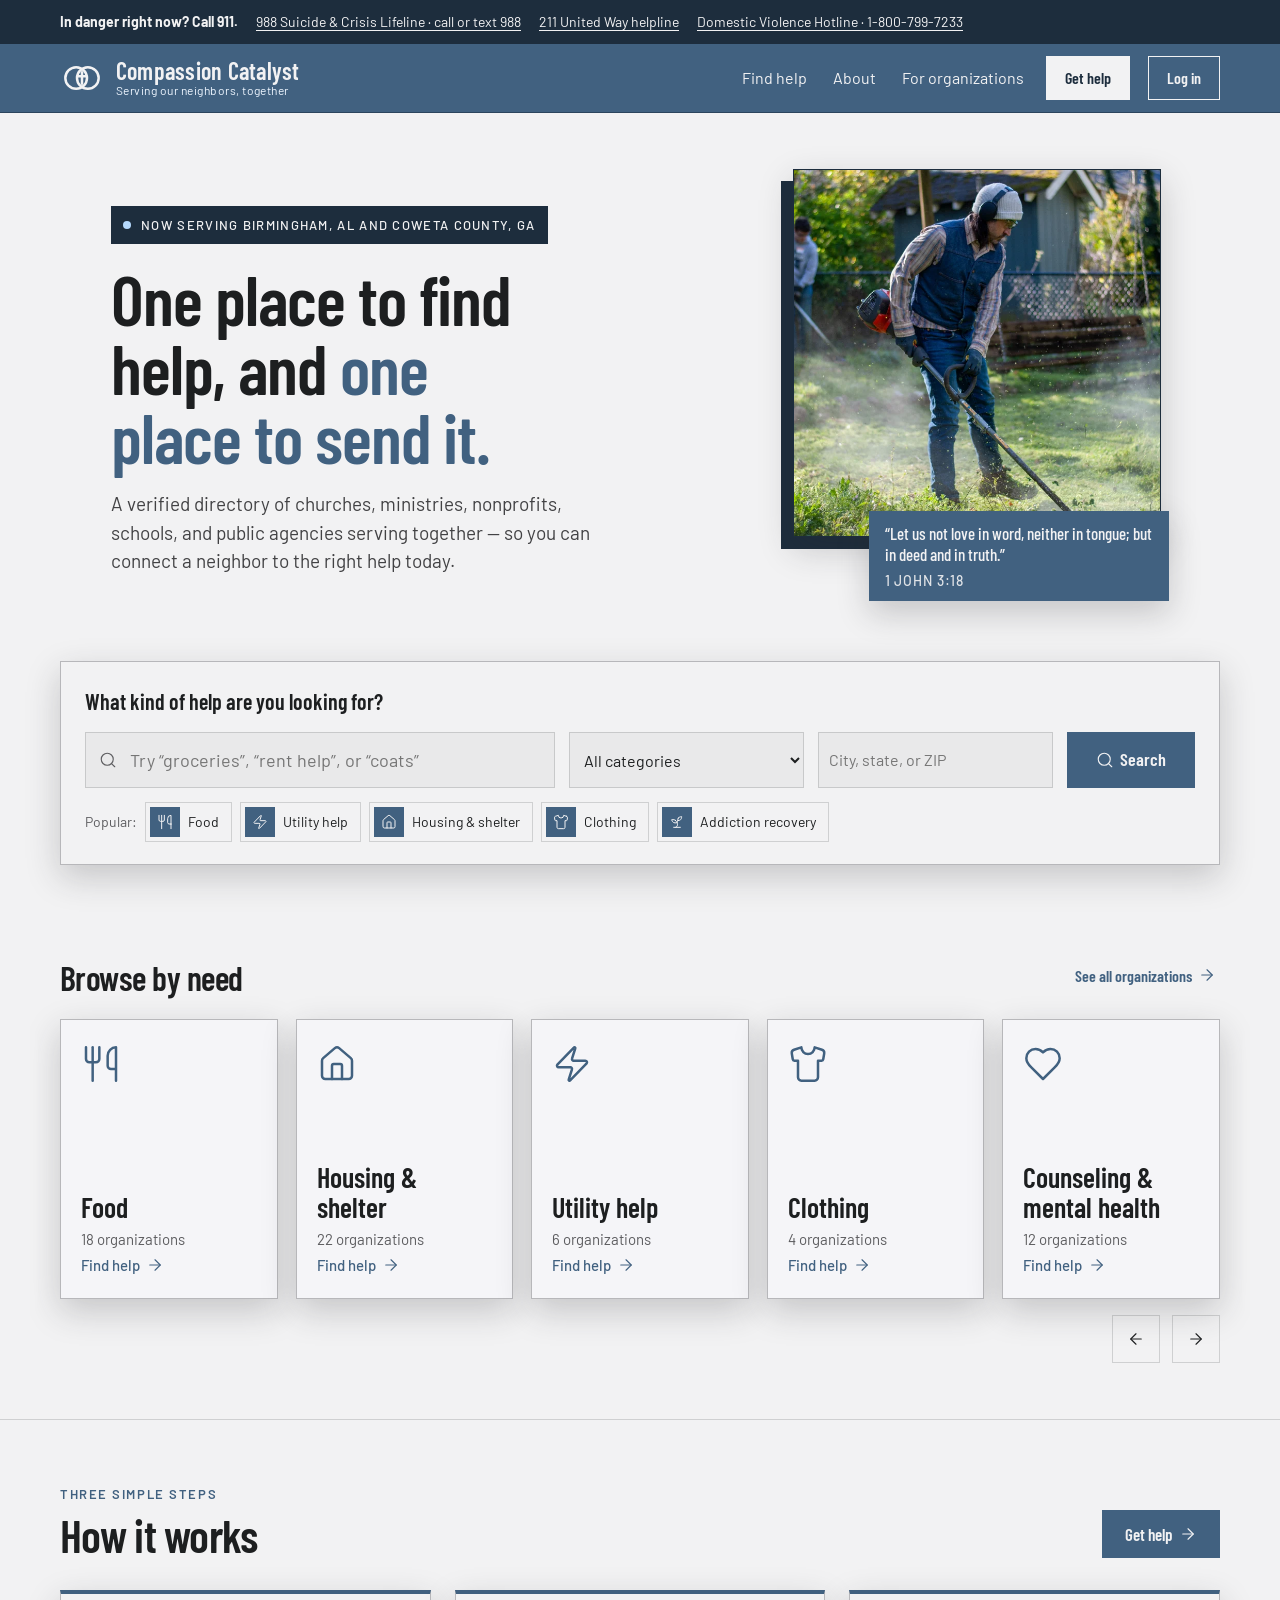
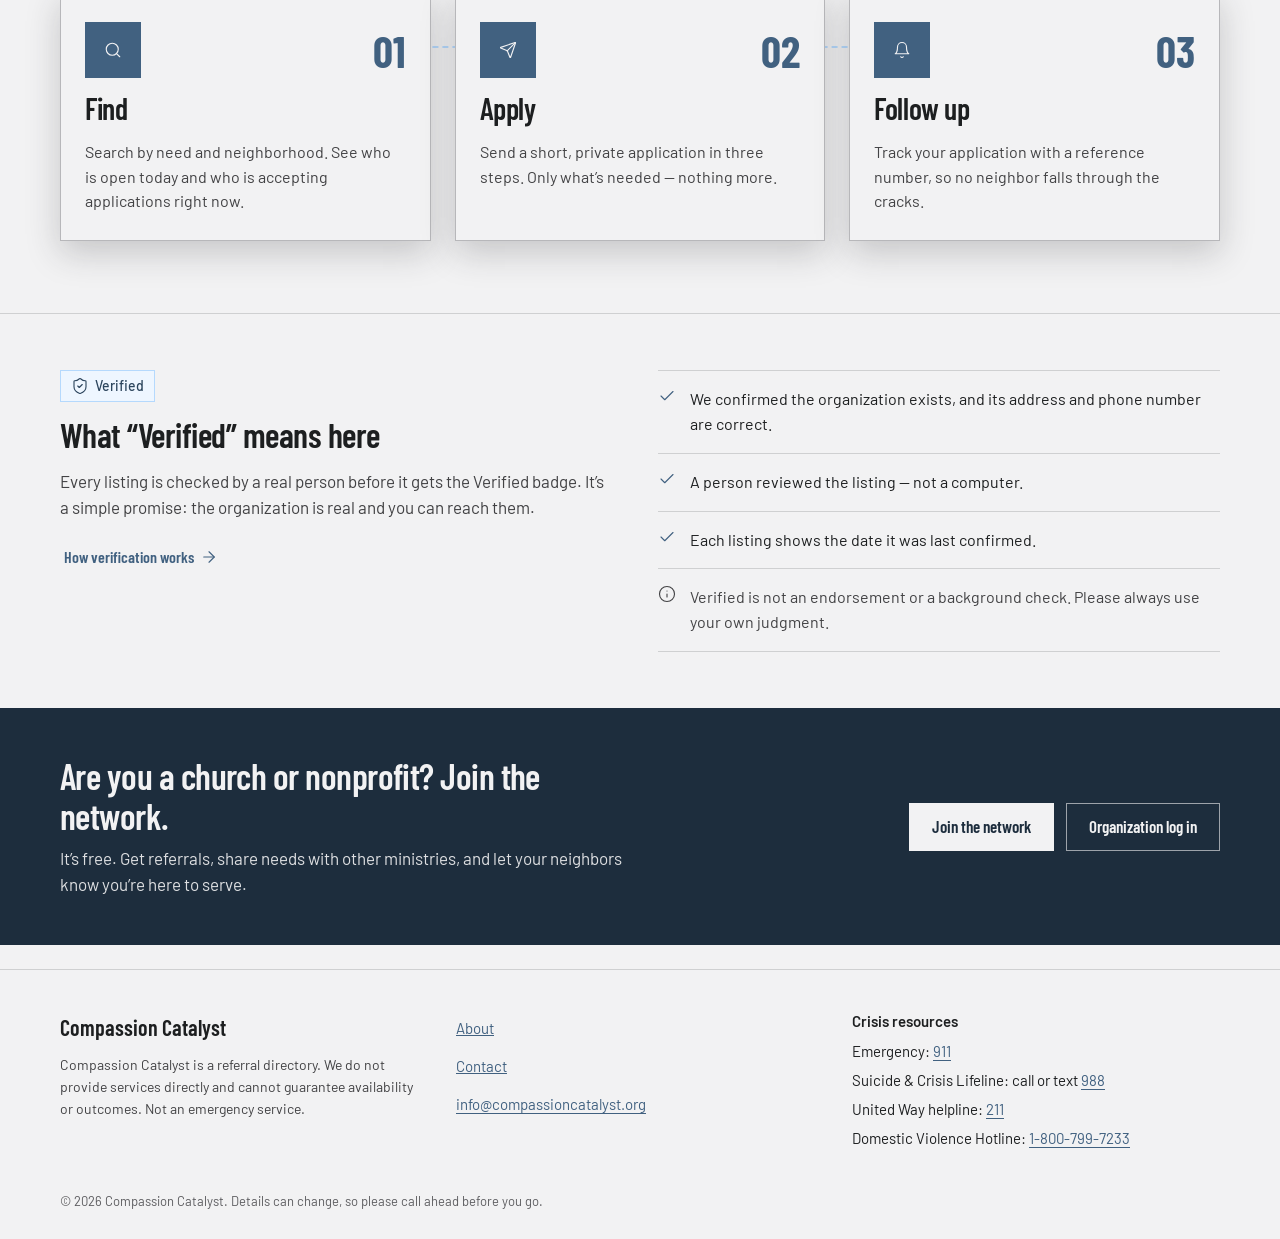
<file: index.html>
<!DOCTYPE html>
<html lang="en">
<head>
<meta charset="utf-8">
<meta name="viewport" content="width=device-width, initial-scale=1">
<title>Find help near you · Compassion Catalyst</title>
<meta name="description" content="Find free and low-cost help near you: food, housing, utility help, counseling, recovery and more, from churches, nonprofits and public agencies. Now serving Birmingham, Alabama and Coweta County, Georgia.">
<link rel="stylesheet" href="styles.css">
</head>
<body>
<div id="app" data-screen="home">Loading…</div>
<noscript>This site needs JavaScript turned on.</noscript>
<script src="data.js"></script>
<script src="config.js"></script>
<script src="supabase.js"></script>
<script src="connect.js"></script>
<script src="screens.js"></script>
<script src="app.js"></script>
</body>
</html>
</file>
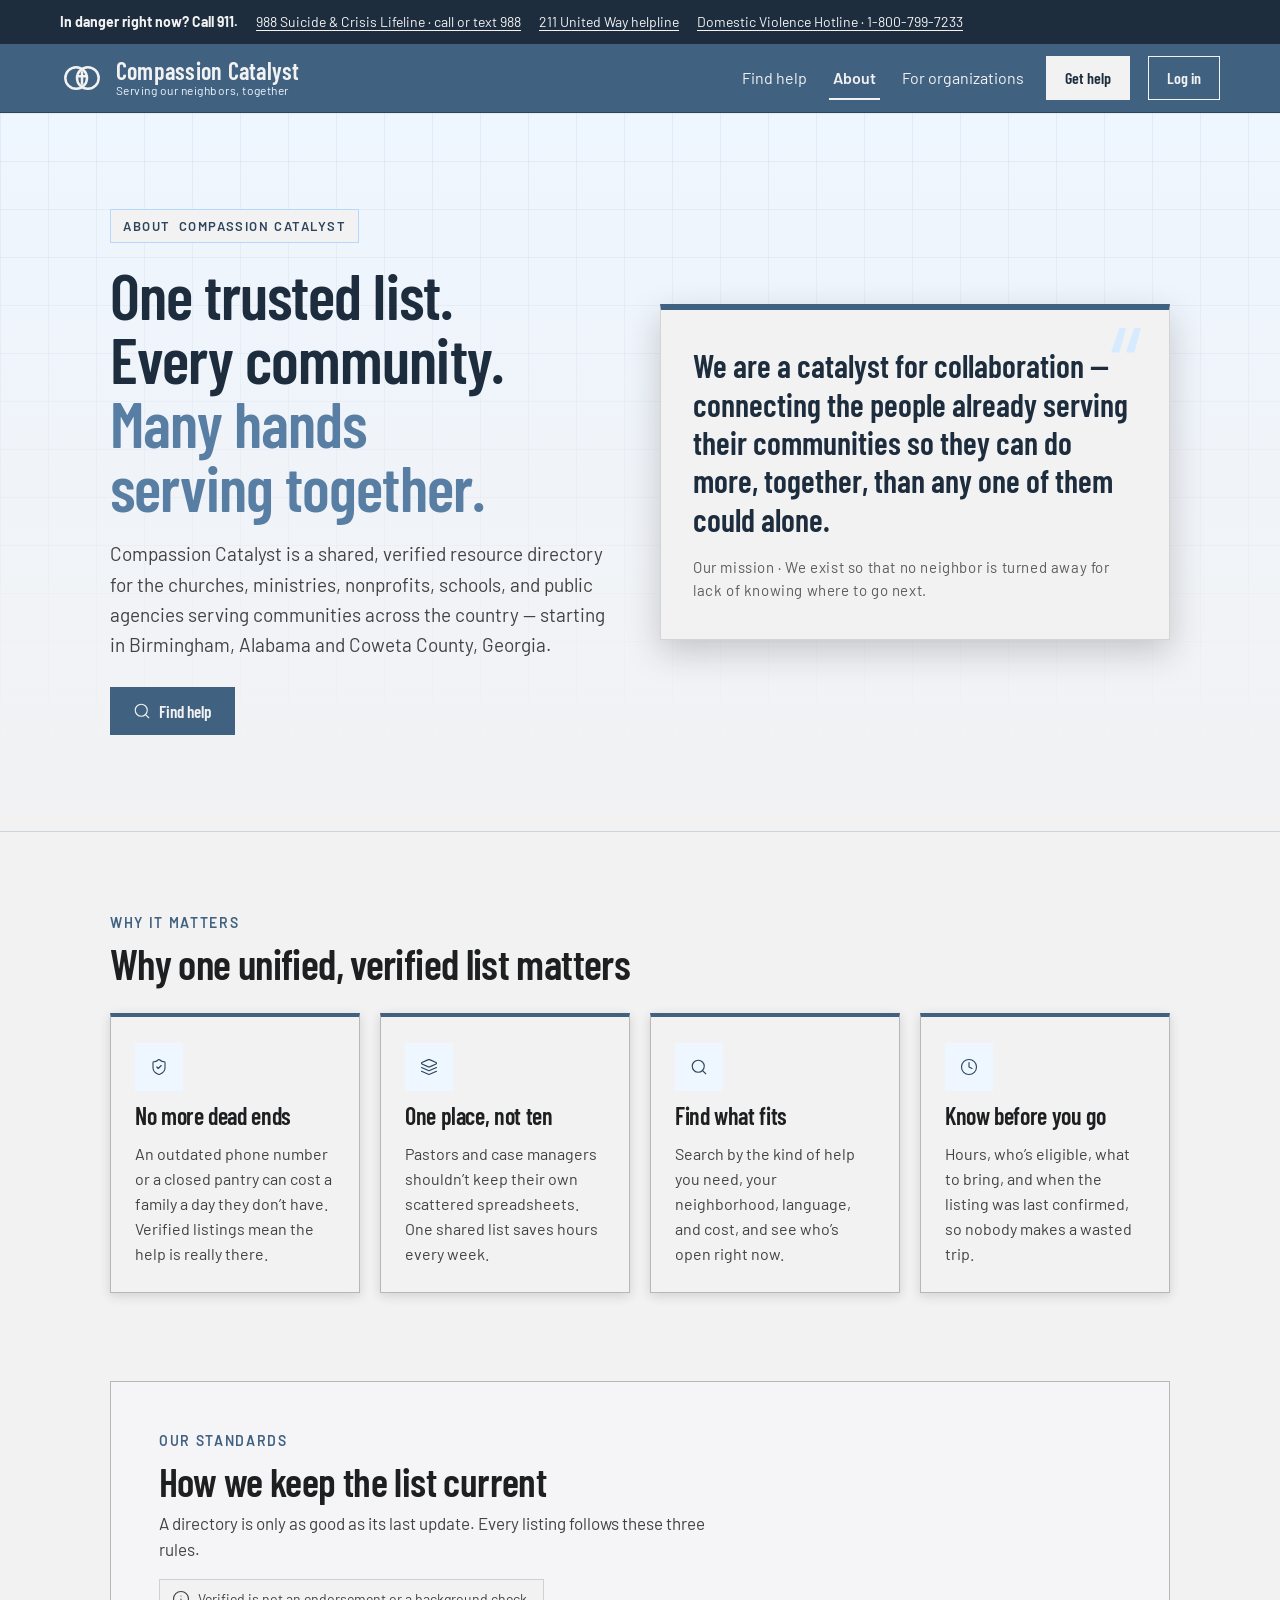
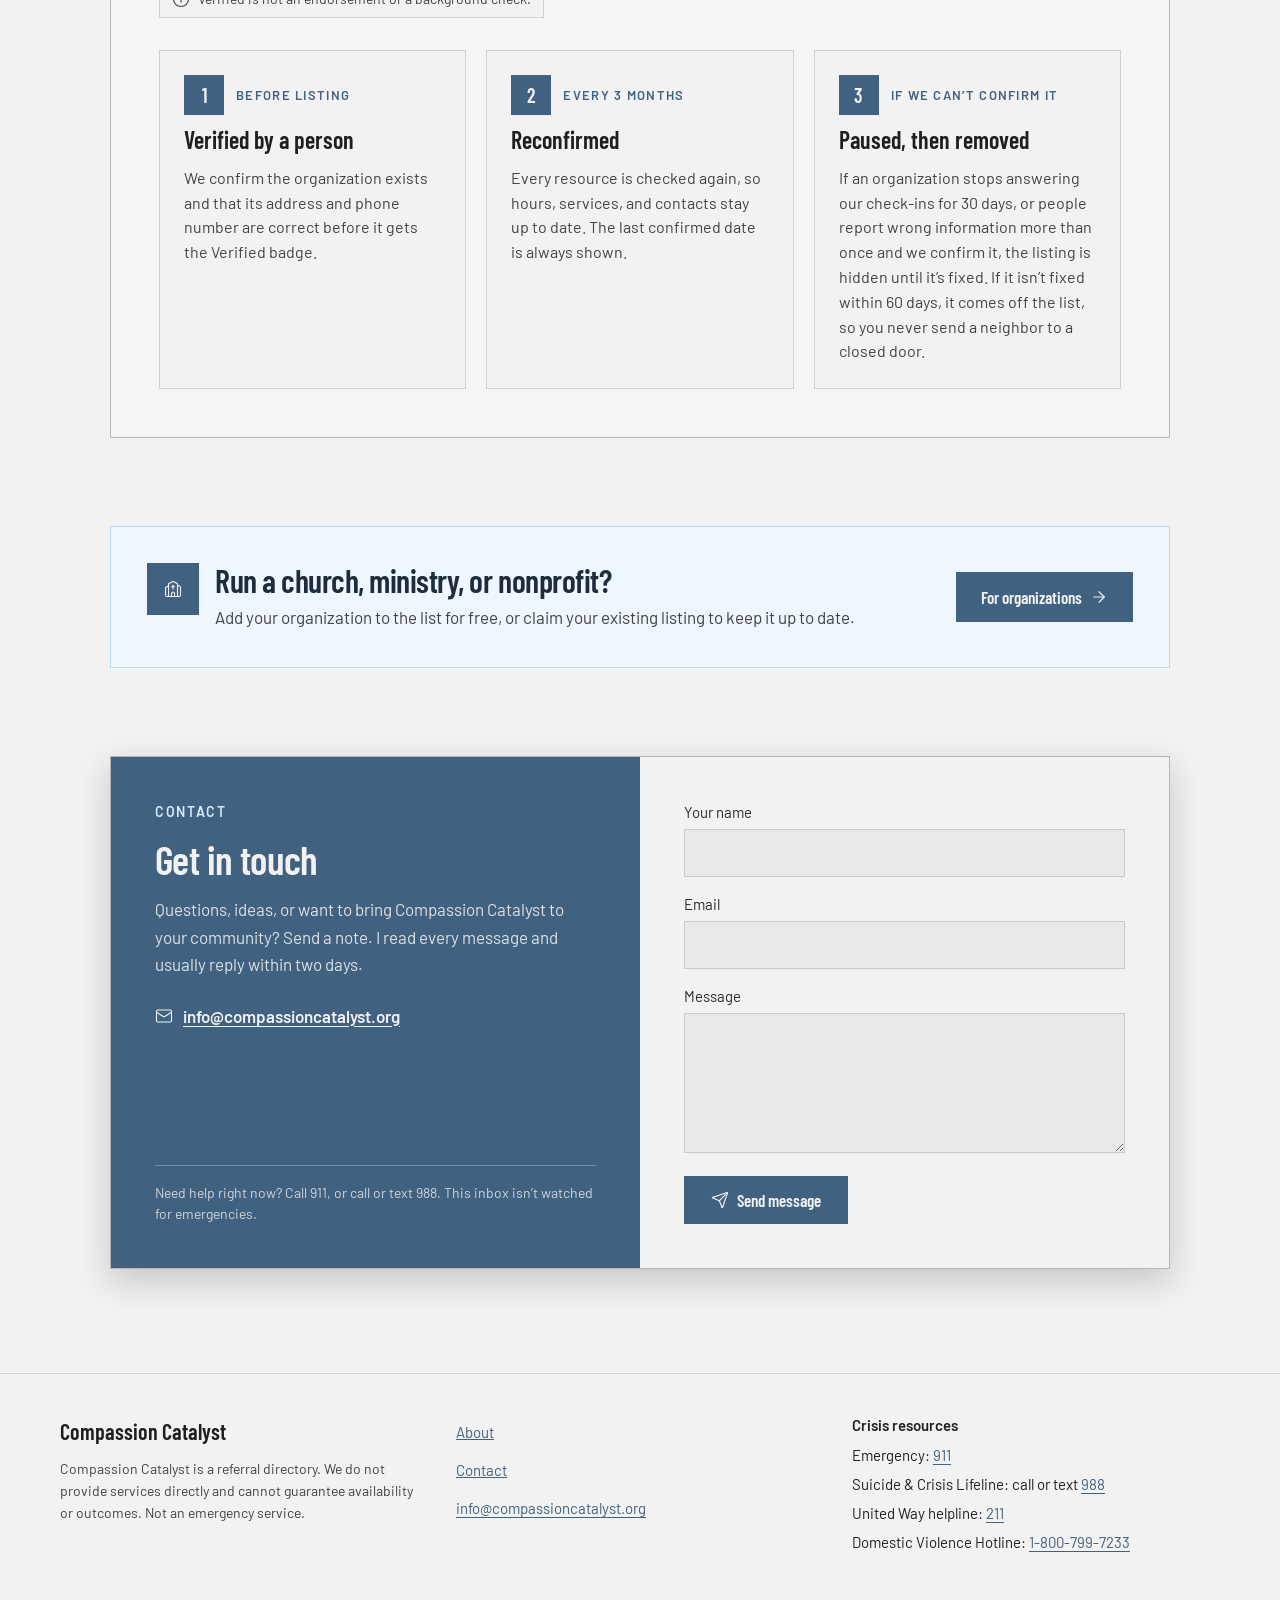
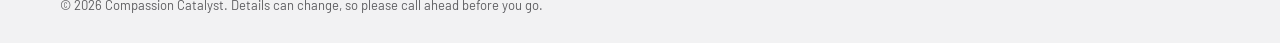
<file: about.html>
<!DOCTYPE html>
<html lang="en">
<head>
<meta charset="utf-8">
<meta name="viewport" content="width=device-width, initial-scale=1">
<title>About · Compassion Catalyst</title>
<meta name="description" content="Find free and low-cost help near you: food, housing, utility help, counseling, recovery and more, from churches, nonprofits and public agencies. Now serving Birmingham, Alabama and Coweta County, Georgia.">
<link rel="stylesheet" href="styles.css">
</head>
<body>
<div id="app" data-screen="about">Loading…</div>
<noscript>This site needs JavaScript turned on.</noscript>
<script src="data.js"></script>
<script src="config.js"></script>
<script src="supabase.js"></script>
<script src="connect.js"></script>
<script src="screens.js"></script>
<script src="app.js"></script>
</body>
</html>
</file>
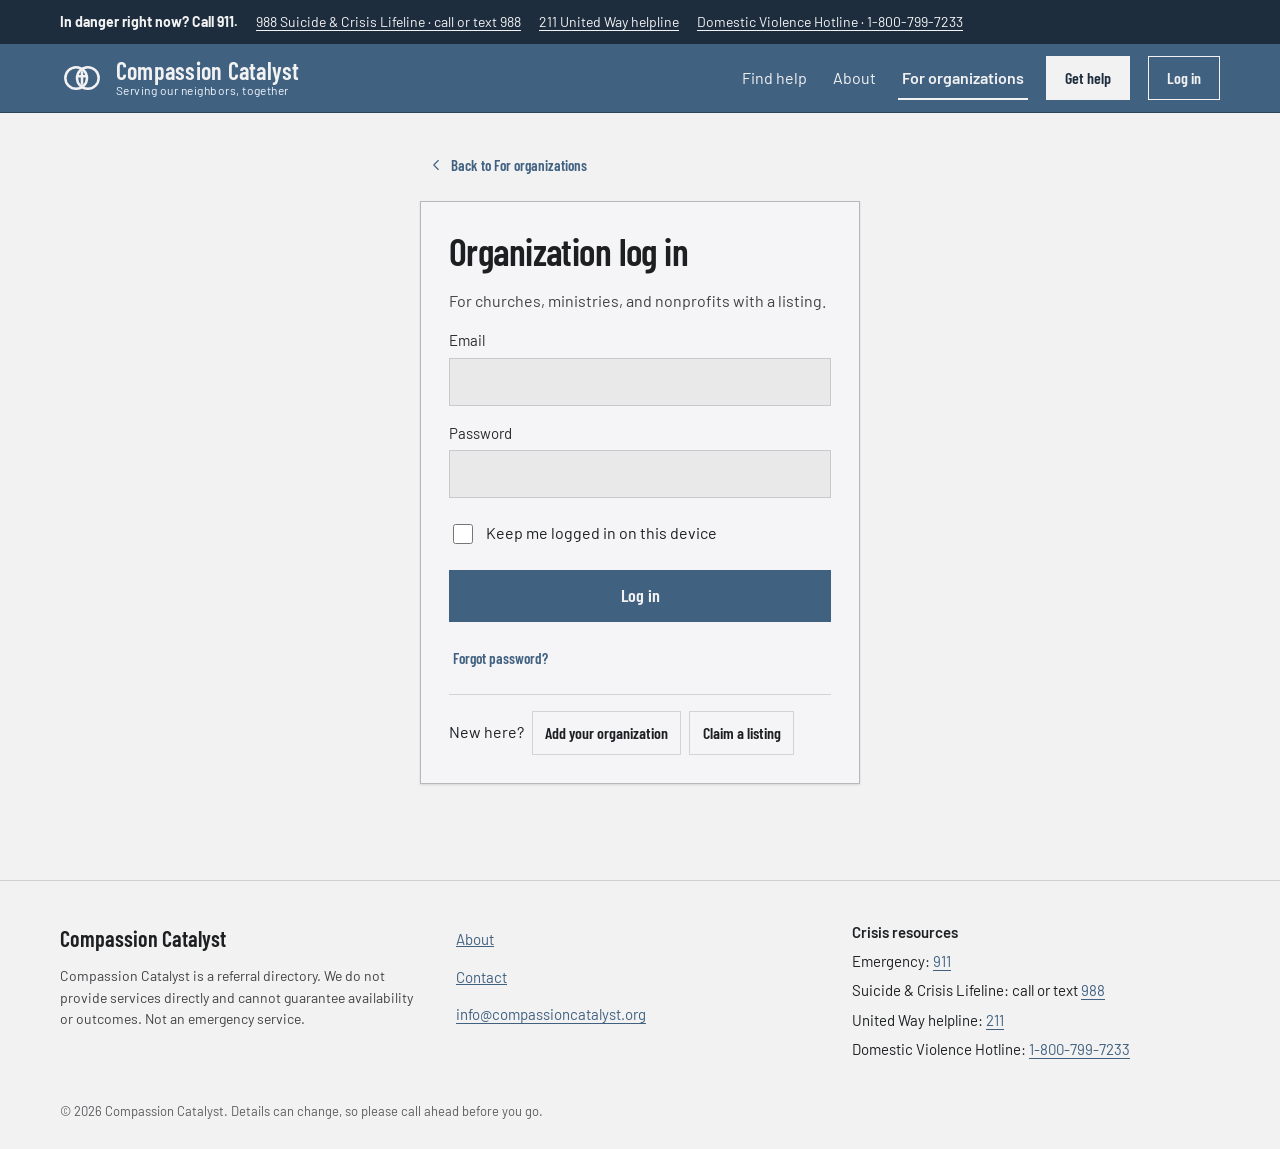
<file: account.html>
<!DOCTYPE html>
<html lang="en">
<head>
<meta charset="utf-8">
<meta name="viewport" content="width=device-width, initial-scale=1">
<title>Choose a new password · Compassion Catalyst</title>
<meta name="robots" content="noindex">
<meta name="description" content="Find free and low-cost help near you: food, housing, utility help, counseling, recovery and more, from churches, nonprofits and public agencies. Now serving Birmingham, Alabama and Coweta County, Georgia.">
<link rel="stylesheet" href="styles.css">
</head>
<body>
<div id="page" class="acct">Loading…</div>
<noscript>This page needs JavaScript turned on.</noscript>
<script src="data.js"></script>
<script src="config.js"></script>
<script src="supabase.js"></script>
<script src="connect.js"></script>
<script src="account.js"></script>
</body>
</html>
</file>
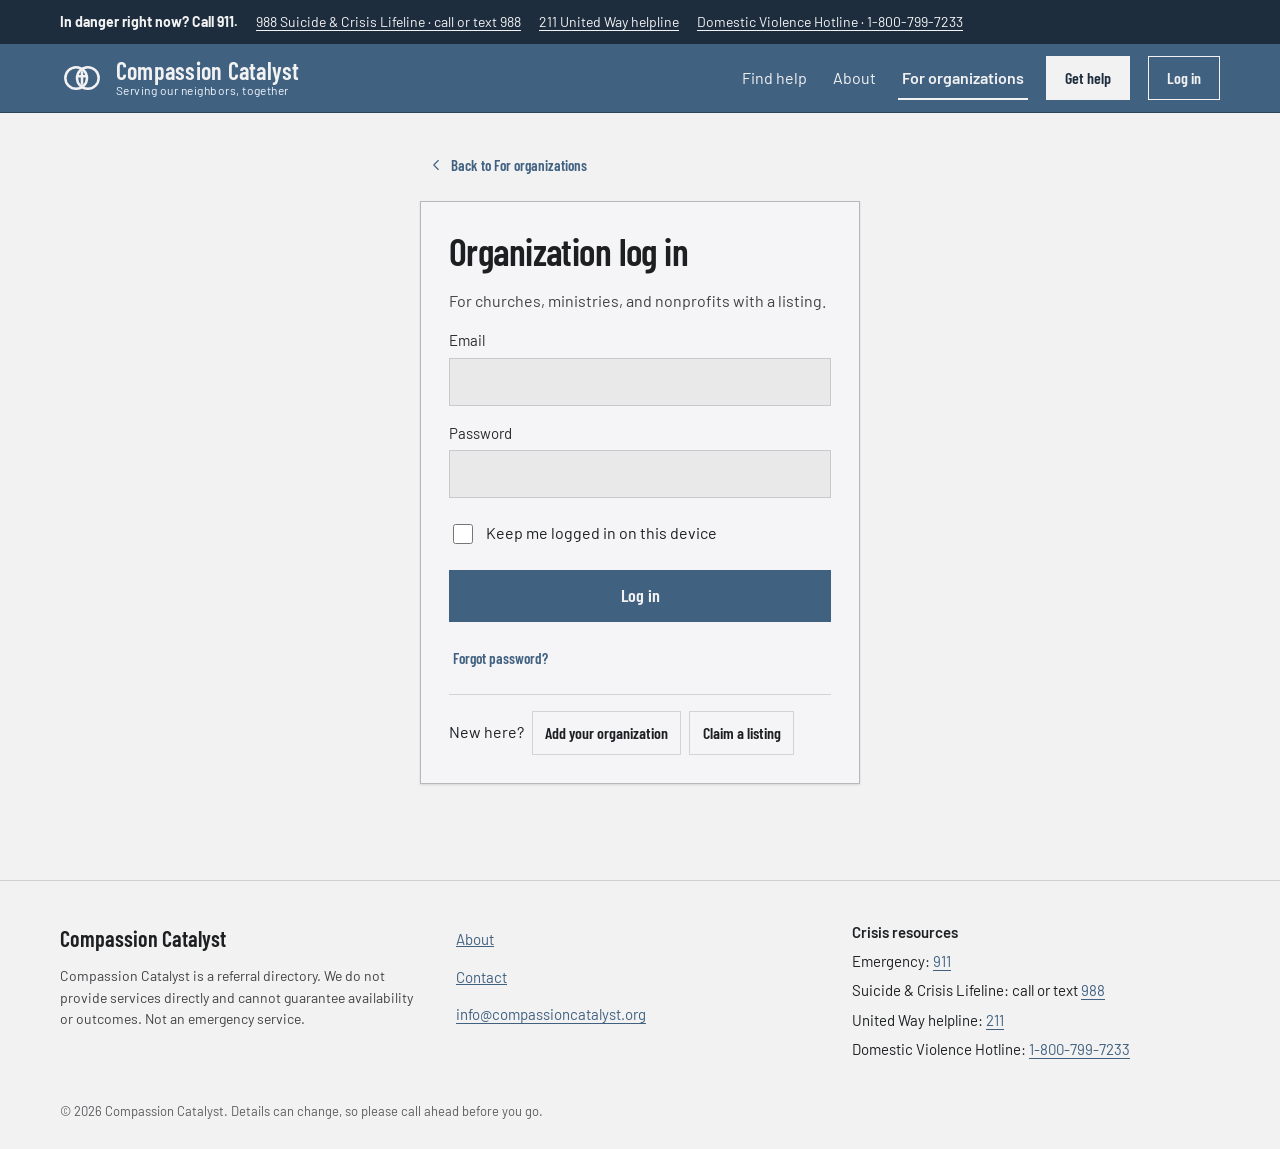
<file: admin.html>
<!DOCTYPE html>
<html lang="en">
<head>
<meta charset="utf-8">
<meta name="viewport" content="width=device-width, initial-scale=1">
<meta name="robots" content="noindex">
<title>Admin · Compassion Catalyst</title>
<link rel="stylesheet" href="styles.css">
<style>
body{margin:0;background:var(--color-bg);color:var(--color-text)}
a{color:var(--color-accent-700)}a:hover{color:var(--color-accent-800)}
@keyframes ccpop{from{opacity:0;transform:translateY(-4px)}to{opacity:1;transform:none}}
@media (min-width:760px){.adm-root{height:100vh;overflow:hidden}.adm-row{flex-wrap:nowrap!important;min-height:0}.adm-nav{overflow-y:auto;min-height:0}.adm-main{overflow-y:auto;min-height:0}}
</style>
</head>
<body>
<div id="app"><p style="padding:40px 20px;font-size:18px;text-align:center">Loading the Admin page…</p></div>
<noscript>This page needs JavaScript turned on.</noscript>
<script src="data.js"></script>
<script src="config.js"></script>
<script src="supabase.js"></script>
<script src="connect.js"></script>
<script src="admin-screens.js"></script>
<script src="admin-app.js"></script>
</body>
</html>
</file>
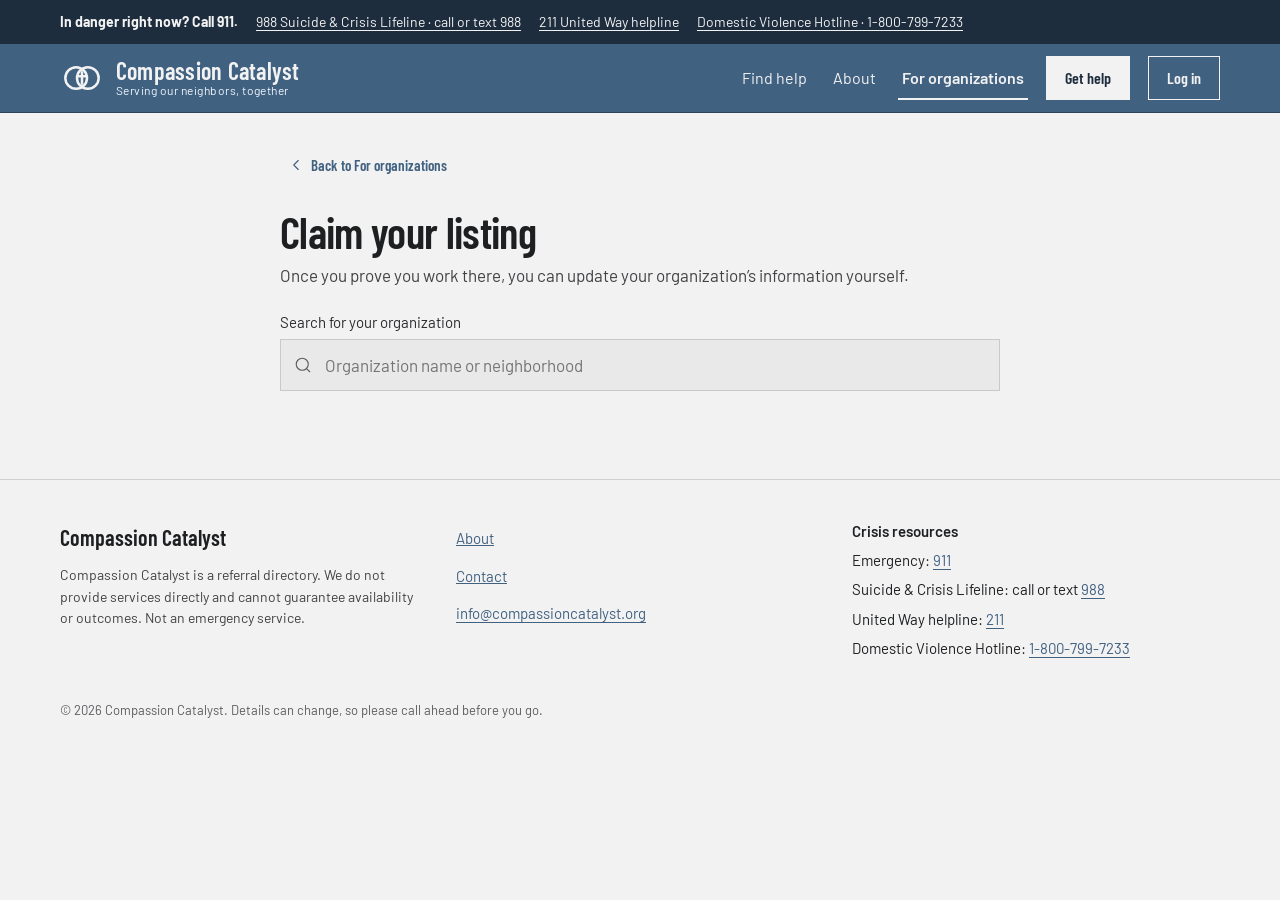
<file: claim.html>
<!DOCTYPE html>
<html lang="en">
<head>
<meta charset="utf-8">
<meta name="viewport" content="width=device-width, initial-scale=1">
<title>Claim your listing · Compassion Catalyst</title>
<meta name="description" content="Find free and low-cost help near you: food, housing, utility help, counseling, recovery and more, from churches, nonprofits and public agencies. Now serving Birmingham, Alabama and Coweta County, Georgia.">
<link rel="stylesheet" href="styles.css">
</head>
<body>
<div id="app" data-screen="claim">Loading…</div>
<noscript>This site needs JavaScript turned on.</noscript>
<script src="data.js"></script>
<script src="config.js"></script>
<script src="supabase.js"></script>
<script src="connect.js"></script>
<script src="screens.js"></script>
<script src="app.js"></script>
</body>
</html>
</file>
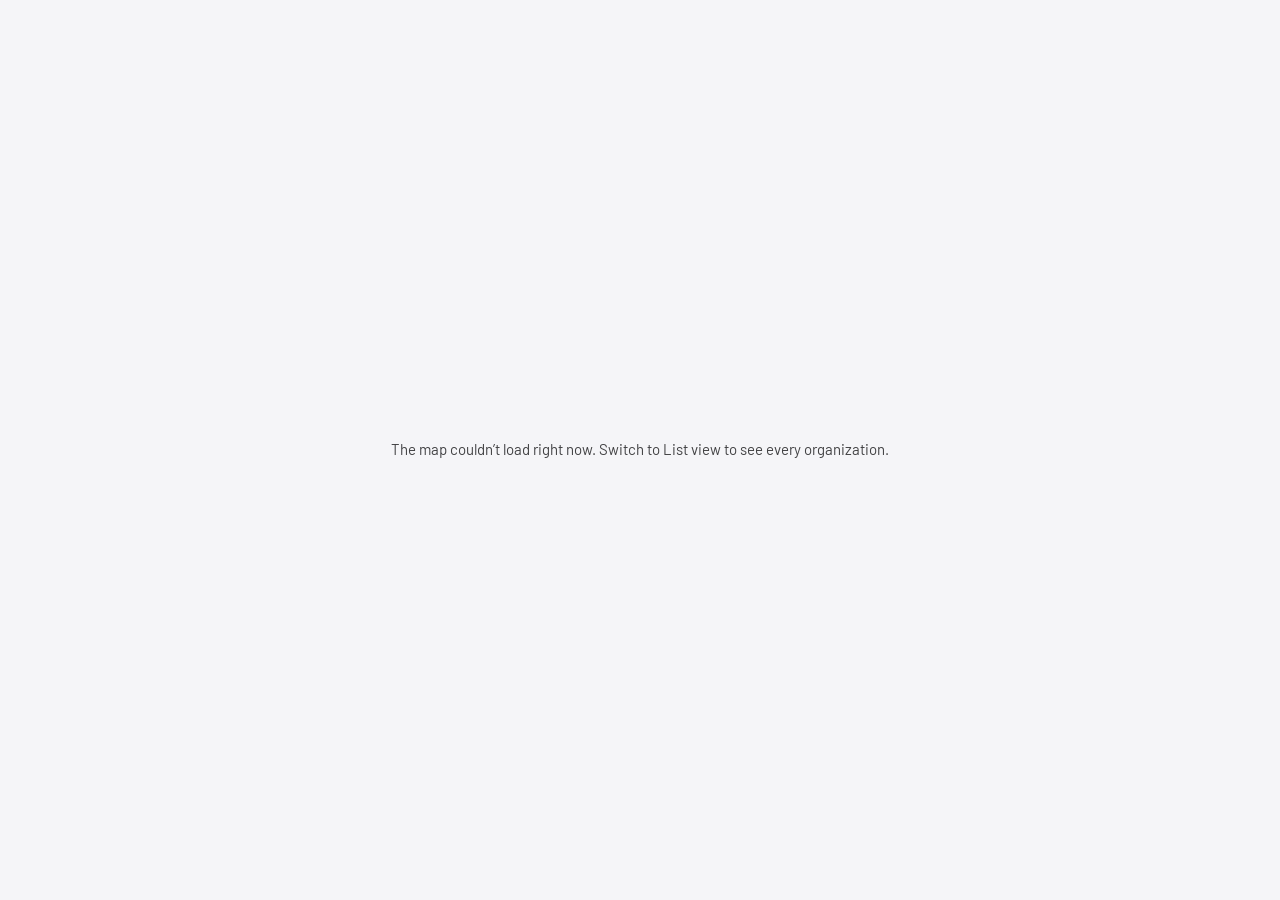
<file: co-map.html>
<!DOCTYPE html>
<html lang="en">
<head>
<meta charset="utf-8">
<meta name="viewport" content="width=device-width, initial-scale=1">
<title>Map</title>
<link rel="stylesheet" href="styles.css">
<link rel="stylesheet" href="https://api.mapbox.com/mapbox-gl-js/v3.8.0/mapbox-gl.css">
<script src="https://api.mapbox.com/mapbox-gl-js/v3.8.0/mapbox-gl.js"></script>
<style>
html,body,#map{margin:0;height:100%}
body{background:#eceae4;font-family:var(--font-body, system-ui, sans-serif)}
.pin{width:32px;height:32px;display:grid;place-items:center;box-sizing:border-box;font-family:var(--font-heading, sans-serif);font-weight:600;font-size:15px;border:1.5px solid #416180;background:#fff;color:#2c455d;box-shadow:0 2px 6px rgba(0,0,0,.18);cursor:pointer;transition:transform .15s}
.pin:hover{transform:scale(1.1)}
.pin.sel{background:#416180;color:#fff;transform:scale(1.15)}
.dot{width:22px;height:22px;border-radius:50%;background:#416180;border:3px solid #fff;box-shadow:0 0 0 2px #416180,0 2px 8px rgba(0,0,0,.25)}
.fail{position:absolute;inset:0;display:none;place-items:center;text-align:center;padding:16px;font-size:15px;color:#424244;background:#f5f5f8}
.fail.on{display:grid}
</style>
</head>
<body>
<div id="map" aria-label="Map"></div>
<div class="fail" id="fail" role="status">The map couldn’t load right now. The address and “Get directions” still work.</div>
<script>
/* Compassion Catalyst map (Mapbox).
   The key below is a PUBLIC Mapbox key (starts with pk.). It's made to be used on websites.
   Never put a secret key (starts with sk.) here.
   Two ways this page is used:
   - Directory map: the page sends pins with postMessage({ coMapPins: [...], sel })
   - One listing:   co-map.html#one=LAT,LNG  shows a single pin */
const one = (location.hash.match(/one=(-?[\d.]+),(-?[\d.]+)/) || []).slice(1).map(Number);
const MAPBOX_KEY = ['pk.eyJ1IjoiY29tcGFzc2lvbmNhdGFseXN0IiwiYSI6ImNtd21qb', 'ThxNzA1bXozMG9nM3hnZXpwM28ifQ.kEHcR5mluJz9ol-CvHuW8g'].join(''); // public key, split so GitHub doesn't flag it
const fail = () => { const el = document.getElementById('fail'); if (!one.length) el.textContent = 'The map couldn’t load right now. Switch to List view to see every organization.'; el.classList.add('on'); };
let map = null, markers = [], lastSig = '', lastSel = null, pending = null;
try {
  if (!window.mapboxgl) throw new Error('no mapbox');
  mapboxgl.accessToken = MAPBOX_KEY;
  map = new mapboxgl.Map({ container: 'map', style: 'mapbox://styles/mapbox/streets-v12',
    center: one.length ? [one[1], one[0]] : [-85.6, 33.3], zoom: one.length ? 14 : 6.2, cooperativeGestures: true, attributionControl: true });
  map.addControl(new mapboxgl.NavigationControl({ showCompass: false }), 'top-right');
  map.on('error', e => { if (e && e.error && /401|403|Unauthorized|Forbidden|limit/i.test(String(e.error.message || e.error.status || ''))) fail(); });
  if (one.length) {
    const el = document.createElement('div'); el.className = 'dot'; el.setAttribute('aria-hidden', 'true');
    new mapboxgl.Marker({ element: el }).setLngLat([one[1], one[0]]).addTo(map);
  }
} catch (err) { fail(); }

function render(pins, sel) {
  if (!map) return;
  const sig = pins.map(p => p.id).join(',') + '|' + sel;
  if (sig === lastSig) return;
  const listChanged = sig.split('|')[0] !== lastSig.split('|')[0];
  lastSig = sig;
  markers.forEach(m => m.remove()); markers = [];
  pins.forEach(p => {
    const el = document.createElement('button');
    el.type = 'button'; el.className = 'pin' + (p.id === sel ? ' sel' : ''); el.textContent = p.n; el.title = p.name; el.setAttribute('aria-label', p.name);
    el.addEventListener('click', ev => { ev.stopPropagation(); parent.postMessage({ coMapPick: p.id }, '*'); });
    markers.push(new mapboxgl.Marker({ element: el }).setLngLat([p.lng, p.lat]).addTo(map));
  });
  if (listChanged && pins.length) {
    const b = new mapboxgl.LngLatBounds(); pins.forEach(p => b.extend([p.lng, p.lat]));
    map.fitBounds(b, { padding: 48, maxZoom: 14, duration: 0 });
  }
  if (sel && sel !== lastSel) { const s = pins.find(p => p.id === sel); if (s) map.easeTo({ center: [s.lng, s.lat] }); }
  lastSel = sel;
}
addEventListener('message', e => { if (e.data && e.data.coMapPins) render(e.data.coMapPins, e.data.sel); });
if (!one.length) parent.postMessage({ coMapReady: true }, '*');
</script>
</body>
</html>
</file>
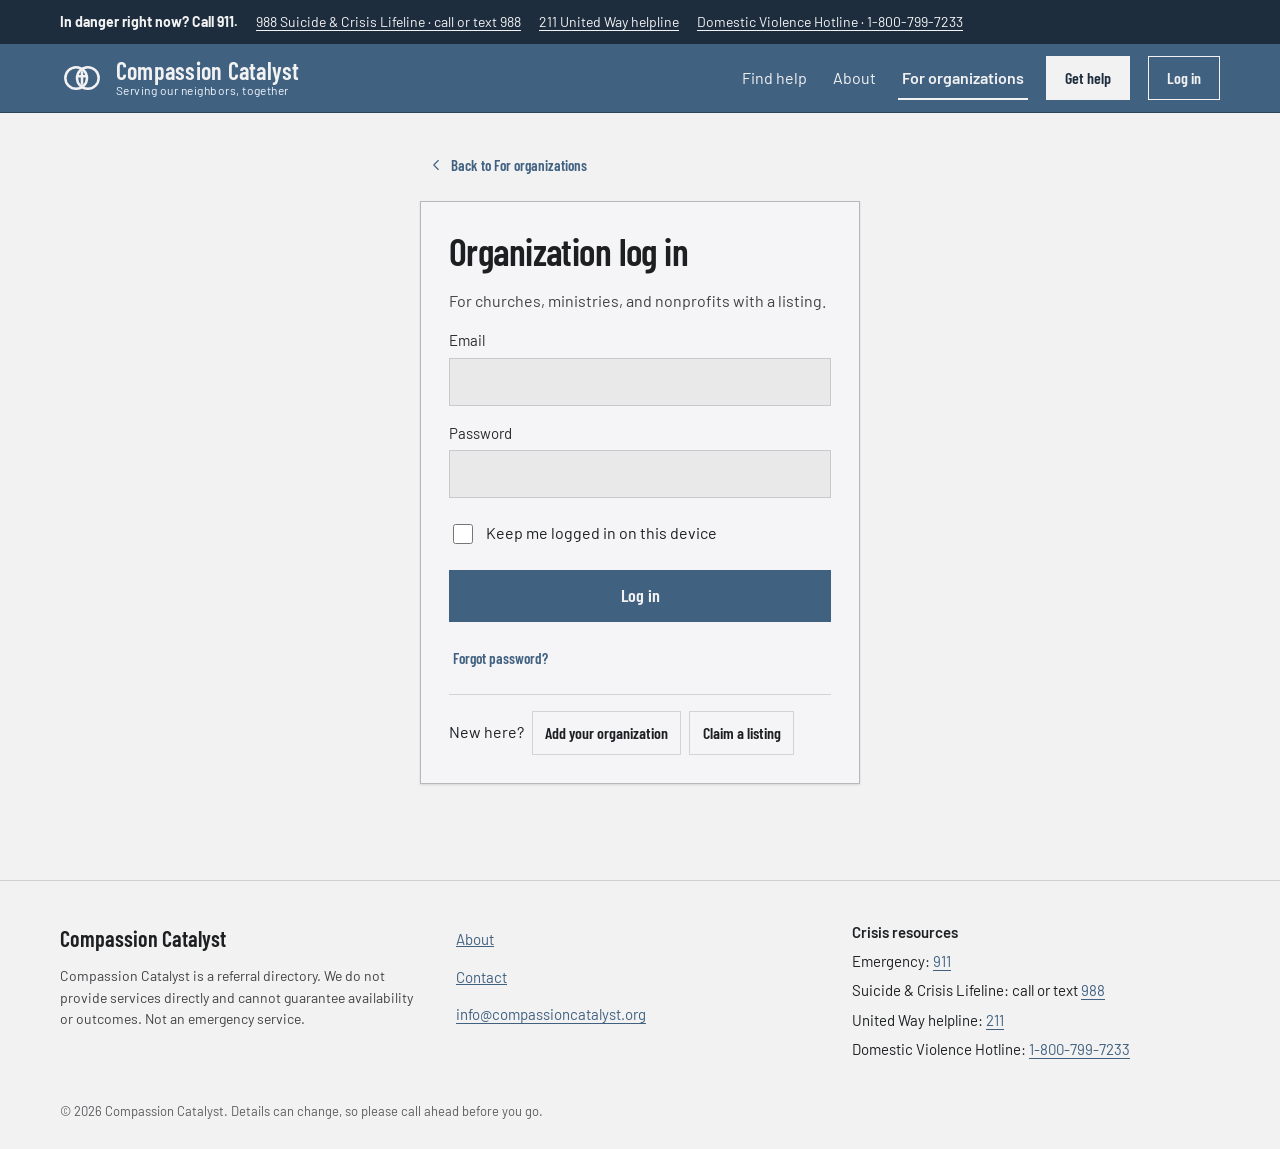
<file: dashboard.html>
<!DOCTYPE html>
<html lang="en">
<head>
<meta charset="utf-8">
<meta name="viewport" content="width=device-width, initial-scale=1">
<meta name="robots" content="noindex">
<title>Organization dashboard · Compassion Catalyst</title>
<link rel="stylesheet" href="styles.css">
<style>
@keyframes tourring{0%{box-shadow:0 0 0 9999px rgba(15,23,32,.6),0 0 0 3px #b5d9fd,0 0 0 3px rgba(181,217,253,.9)}100%{box-shadow:0 0 0 9999px rgba(15,23,32,.6),0 0 0 3px #b5d9fd,0 0 0 14px rgba(181,217,253,0)}}
</style>
</head>
<body>
<div id="app"><p style="padding:40px 20px;font-size:18px;text-align:center">Loading your dashboard…</p></div>
<noscript>This page needs JavaScript turned on.</noscript>
<script src="data.js"></script>
<script src="config.js"></script>
<script src="supabase.js"></script>
<script src="connect.js"></script>
<script src="dash-screens.js"></script>
<script src="dash-app.js"></script>
</body>
</html>
</file>
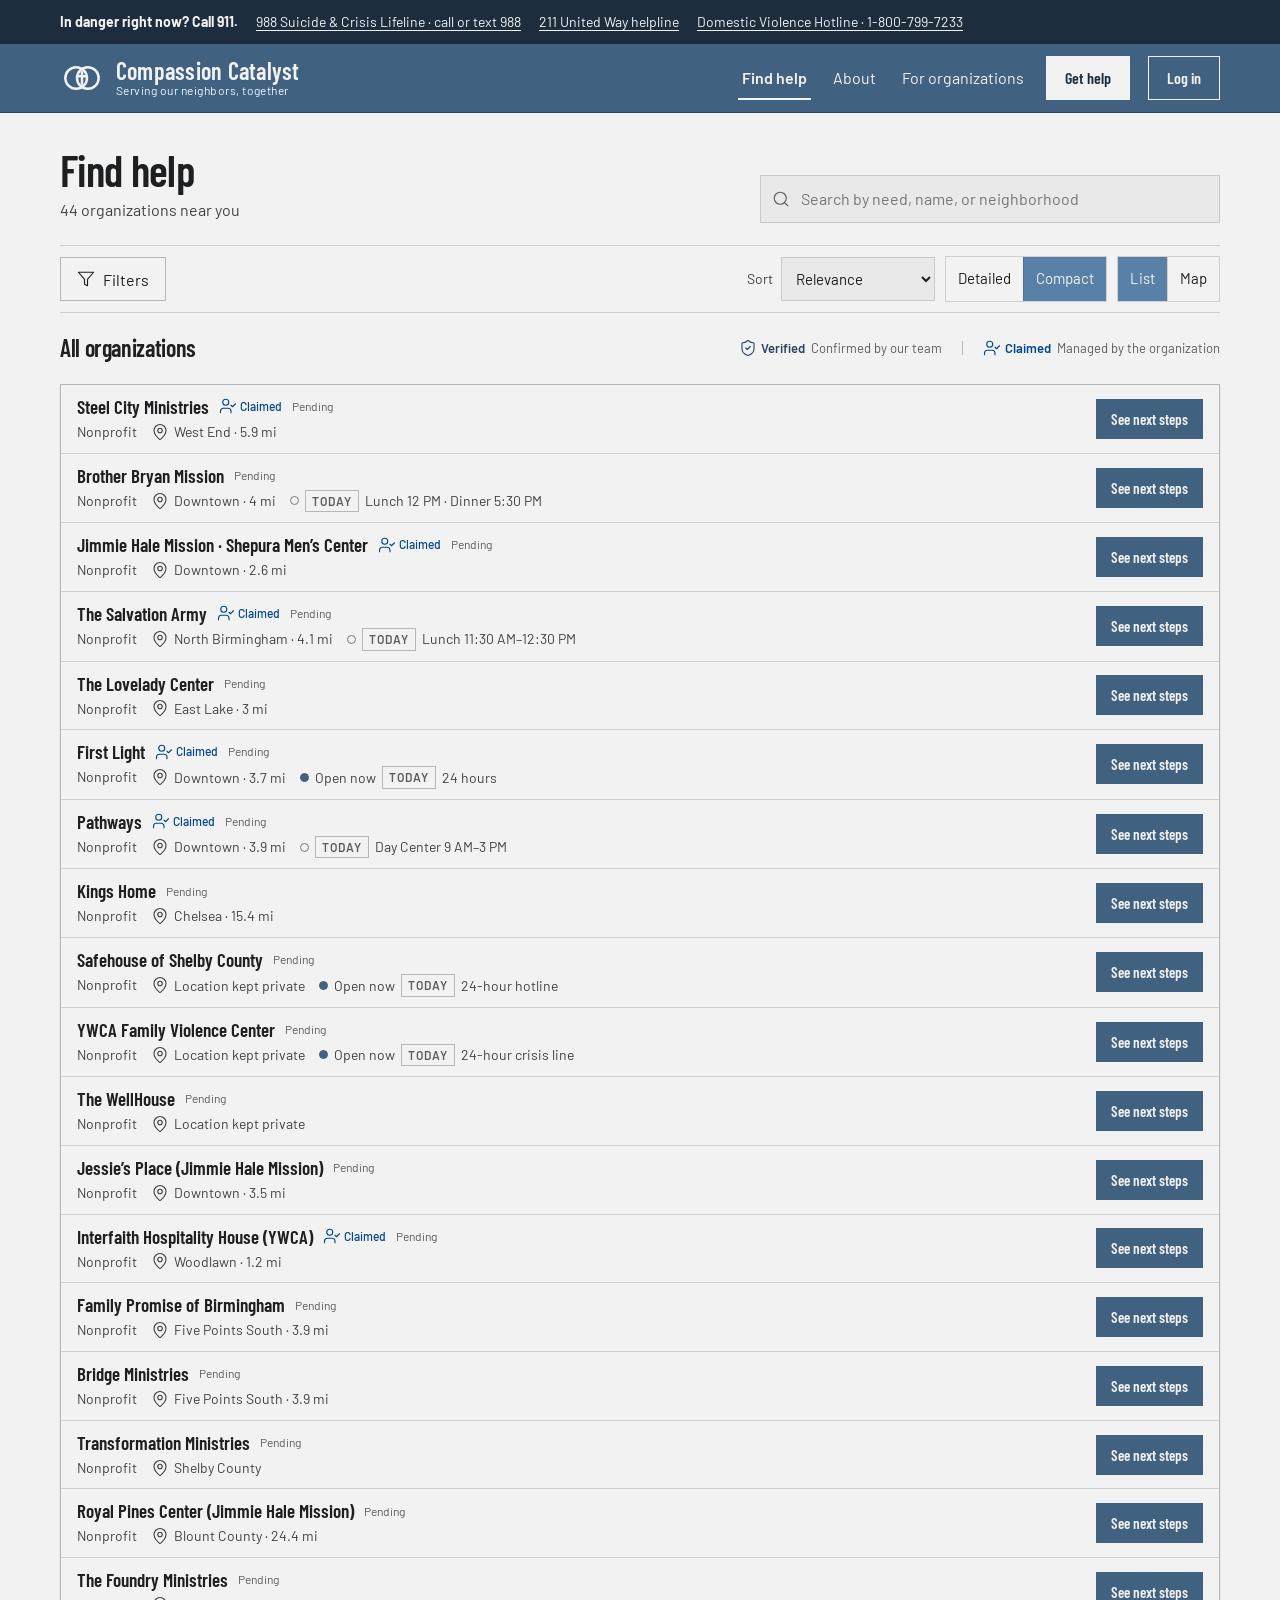
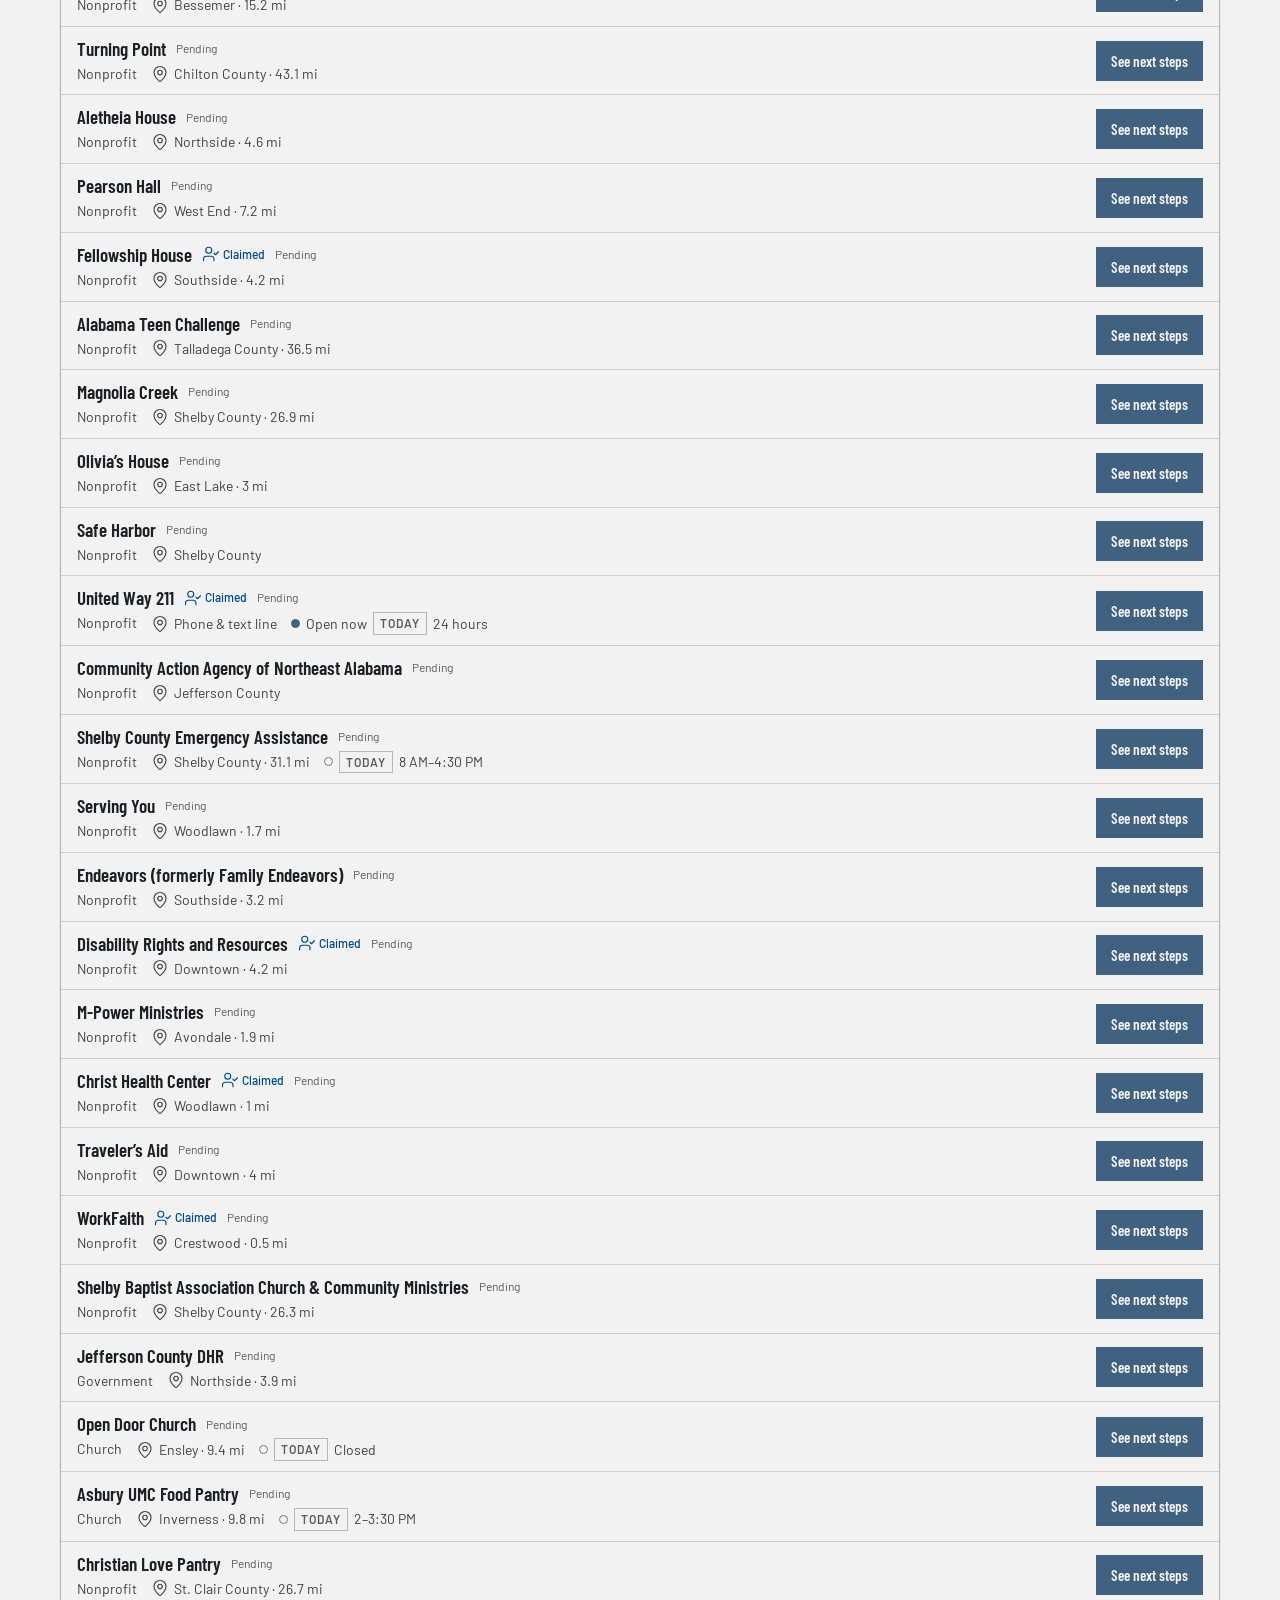
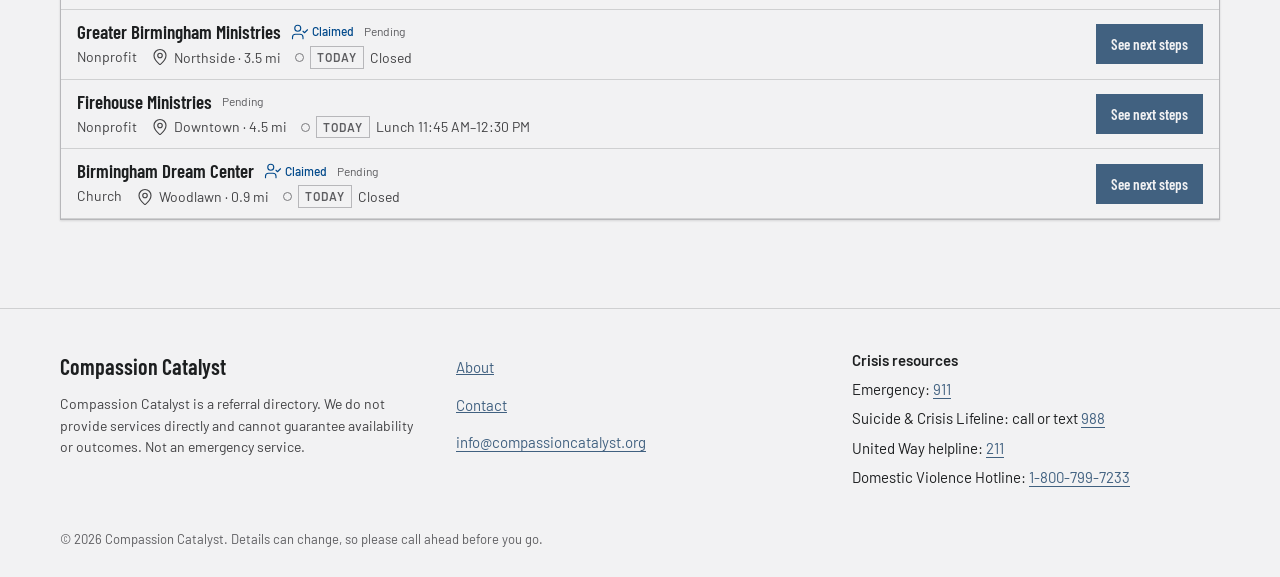
<file: directory.html>
<!DOCTYPE html>
<html lang="en">
<head>
<meta charset="utf-8">
<meta name="viewport" content="width=device-width, initial-scale=1">
<title>Find help · Compassion Catalyst</title>
<meta name="description" content="Find free and low-cost help near you: food, housing, utility help, counseling, recovery and more, from churches, nonprofits and public agencies. Now serving Birmingham, Alabama and Coweta County, Georgia.">
<link rel="stylesheet" href="styles.css">
</head>
<body>
<div id="app" data-screen="directory">Loading…</div>
<noscript>This site needs JavaScript turned on.</noscript>
<script src="data.js"></script>
<script src="config.js"></script>
<script src="supabase.js"></script>
<script src="connect.js"></script>
<script src="screens.js"></script>
<script src="app.js"></script>
</body>
</html>
</file>
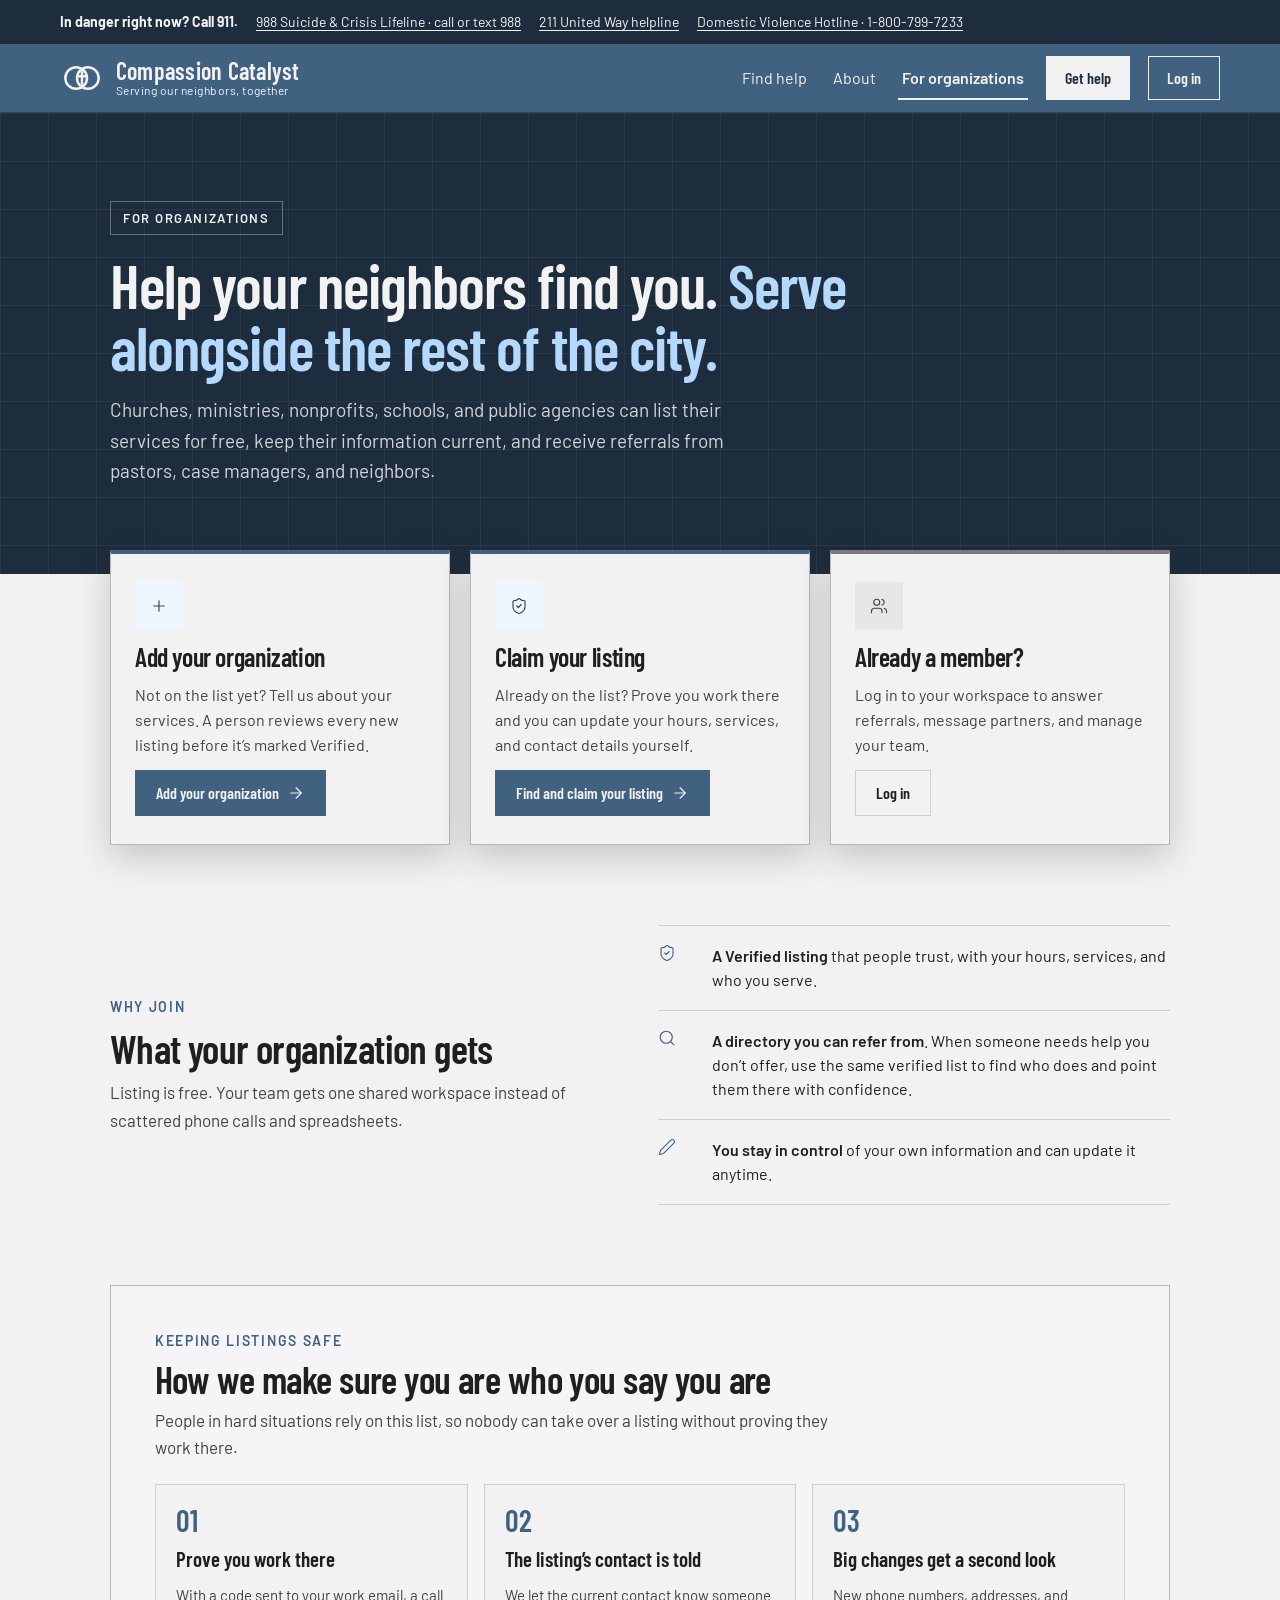
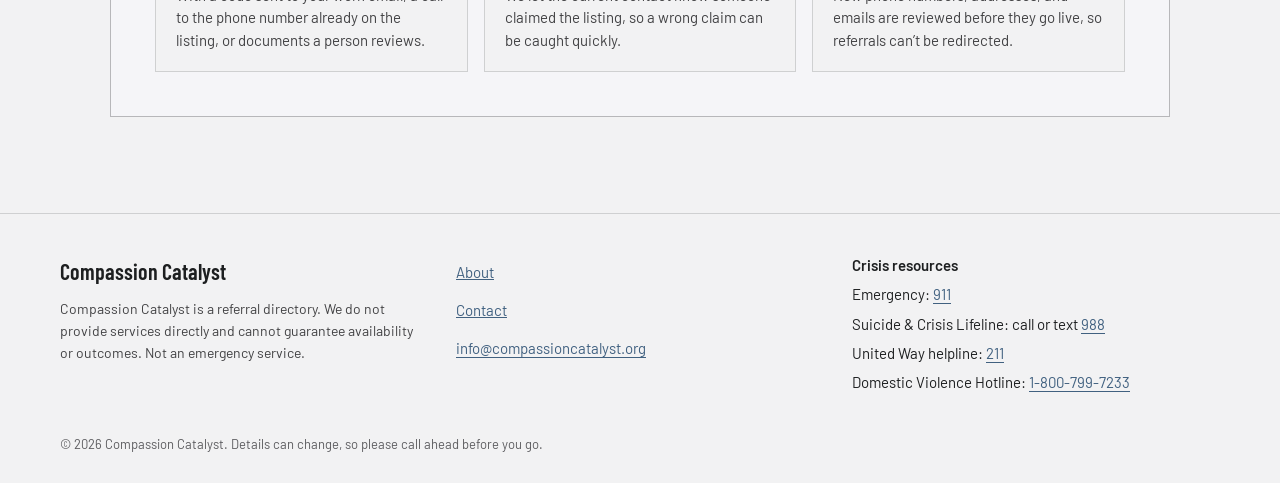
<file: for-organizations.html>
<!DOCTYPE html>
<html lang="en">
<head>
<meta charset="utf-8">
<meta name="viewport" content="width=device-width, initial-scale=1">
<title>For organizations · Compassion Catalyst</title>
<meta name="description" content="Find free and low-cost help near you: food, housing, utility help, counseling, recovery and more, from churches, nonprofits and public agencies. Now serving Birmingham, Alabama and Coweta County, Georgia.">
<link rel="stylesheet" href="styles.css">
</head>
<body>
<div id="app" data-screen="orgs">Loading…</div>
<noscript>This site needs JavaScript turned on.</noscript>
<script src="data.js"></script>
<script src="config.js"></script>
<script src="supabase.js"></script>
<script src="connect.js"></script>
<script src="screens.js"></script>
<script src="app.js"></script>
</body>
</html>
</file>
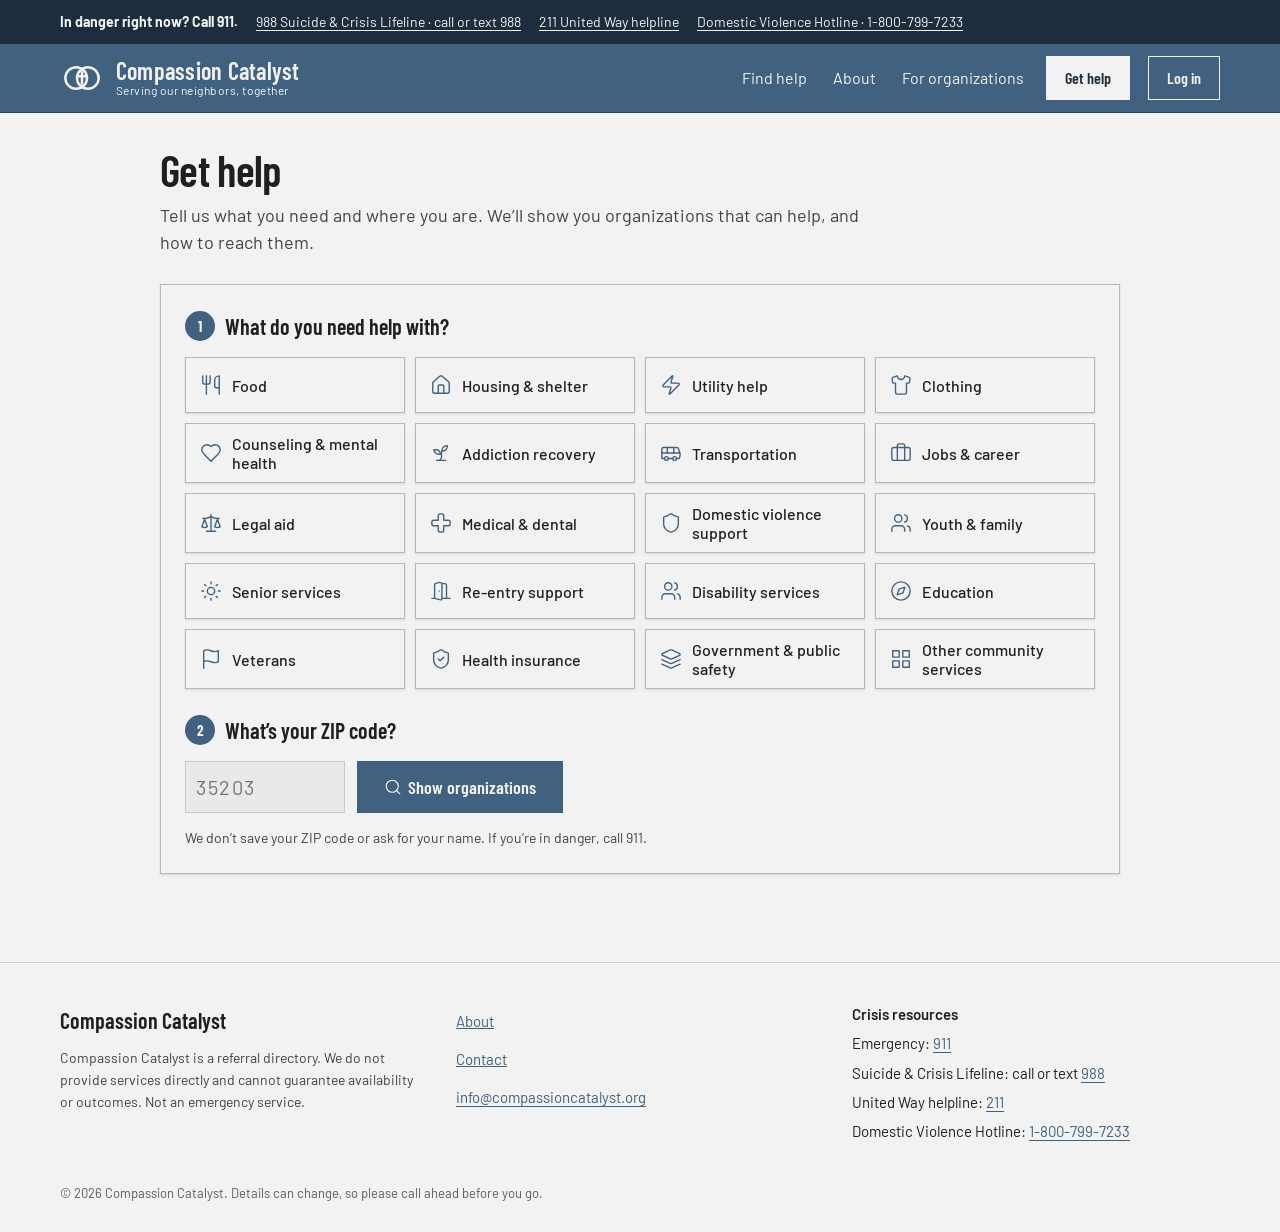
<file: get-help.html>
<!DOCTYPE html>
<html lang="en">
<head>
<meta charset="utf-8">
<meta name="viewport" content="width=device-width, initial-scale=1">
<title>Get help · Compassion Catalyst</title>
<meta name="description" content="Find free and low-cost help near you: food, housing, utility help, counseling, recovery and more, from churches, nonprofits and public agencies. Now serving Birmingham, Alabama and Coweta County, Georgia.">
<link rel="stylesheet" href="styles.css">
</head>
<body>
<div id="app" data-screen="gethelp">Loading…</div>
<noscript>This site needs JavaScript turned on.</noscript>
<script src="data.js"></script>
<script src="config.js"></script>
<script src="supabase.js"></script>
<script src="connect.js"></script>
<script src="screens.js"></script>
<script src="app.js"></script>
</body>
</html>
</file>
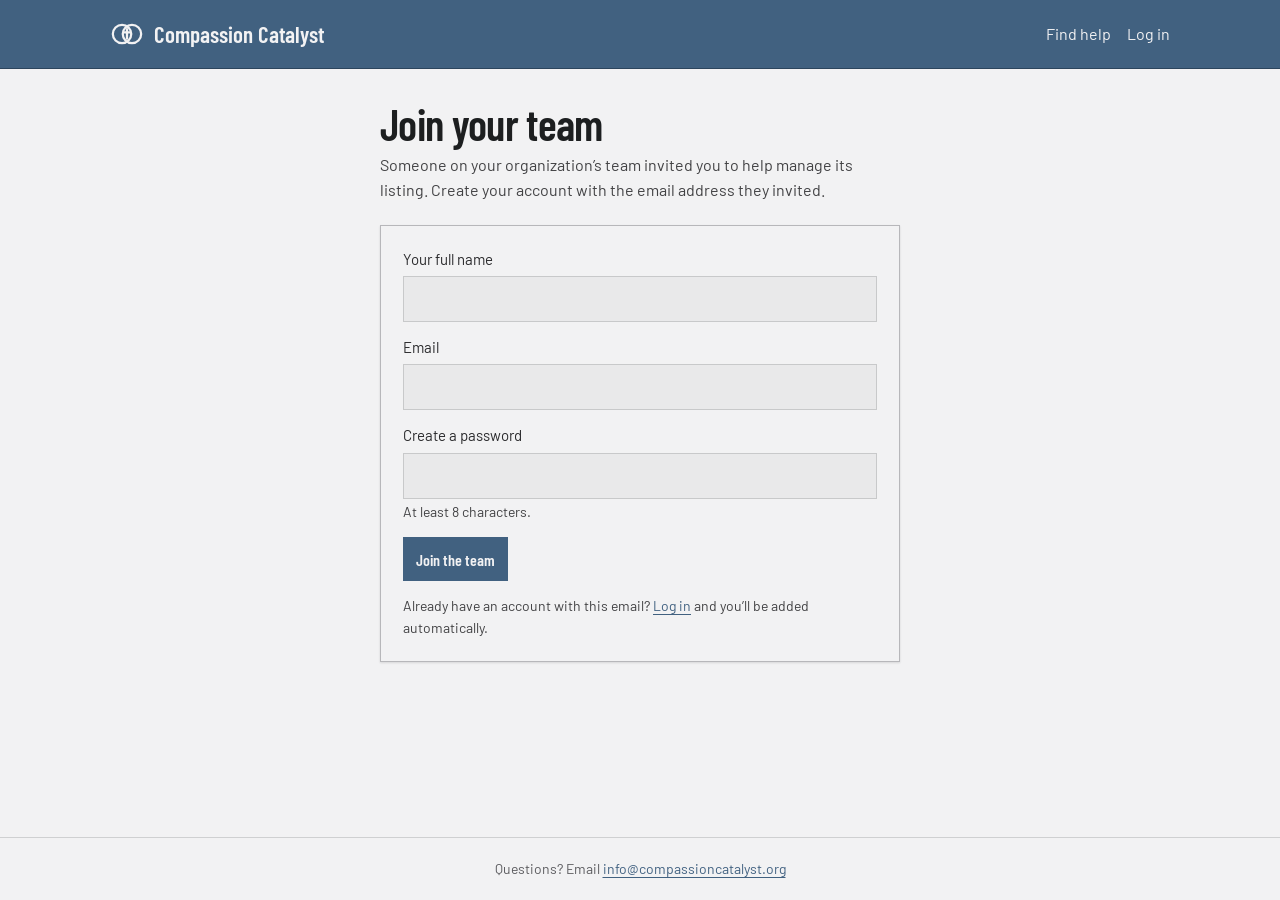
<file: join.html>
<!DOCTYPE html>
<html lang="en">
<head>
<meta charset="utf-8">
<meta name="viewport" content="width=device-width, initial-scale=1">
<title>Join your team · Compassion Catalyst</title>
<meta name="robots" content="noindex">
<meta name="description" content="Find free and low-cost help near you: food, housing, utility help, counseling, recovery and more, from churches, nonprofits and public agencies. Now serving Birmingham, Alabama and Coweta County, Georgia.">
<link rel="stylesheet" href="styles.css">
</head>
<body>
<div id="page" class="acct">Loading…</div>
<noscript>This page needs JavaScript turned on.</noscript>
<script src="data.js"></script>
<script src="config.js"></script>
<script src="supabase.js"></script>
<script src="connect.js"></script>
<script src="join.js"></script>
</body>
</html>
</file>
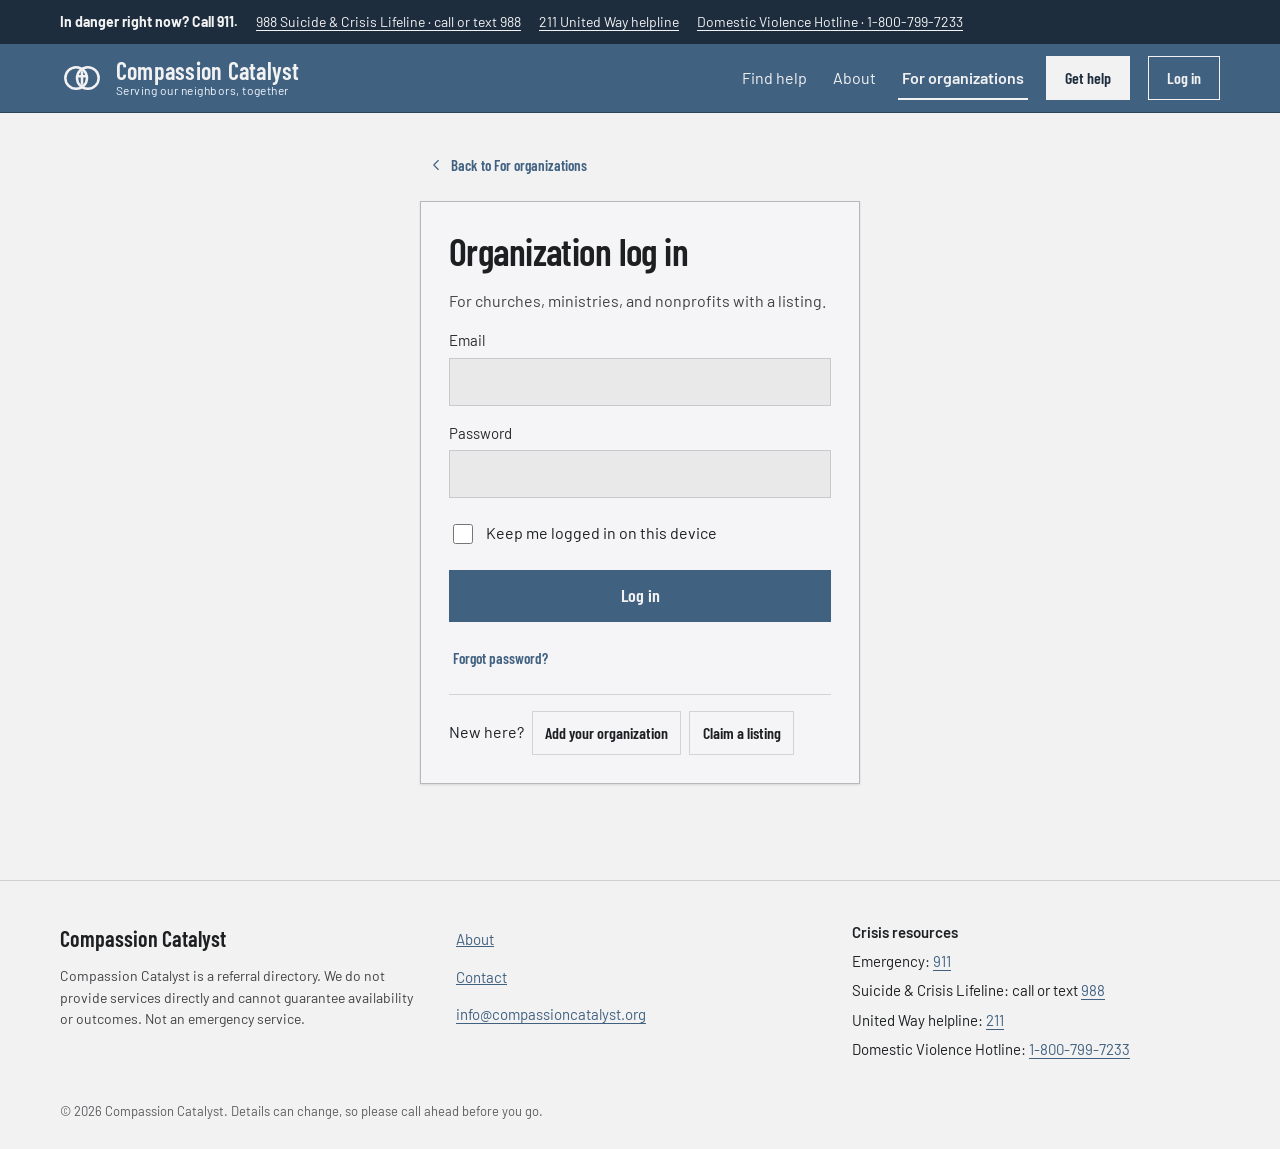
<file: login.html>
<!DOCTYPE html>
<html lang="en">
<head>
<meta charset="utf-8">
<meta name="viewport" content="width=device-width, initial-scale=1">
<title>Log in · Compassion Catalyst</title>
<meta name="description" content="Find free and low-cost help near you: food, housing, utility help, counseling, recovery and more, from churches, nonprofits and public agencies. Now serving Birmingham, Alabama and Coweta County, Georgia.">
<link rel="stylesheet" href="styles.css">
</head>
<body>
<div id="app" data-screen="login">Loading…</div>
<noscript>This site needs JavaScript turned on.</noscript>
<script src="data.js"></script>
<script src="config.js"></script>
<script src="supabase.js"></script>
<script src="connect.js"></script>
<script src="screens.js"></script>
<script src="app.js"></script>
</body>
</html>
</file>
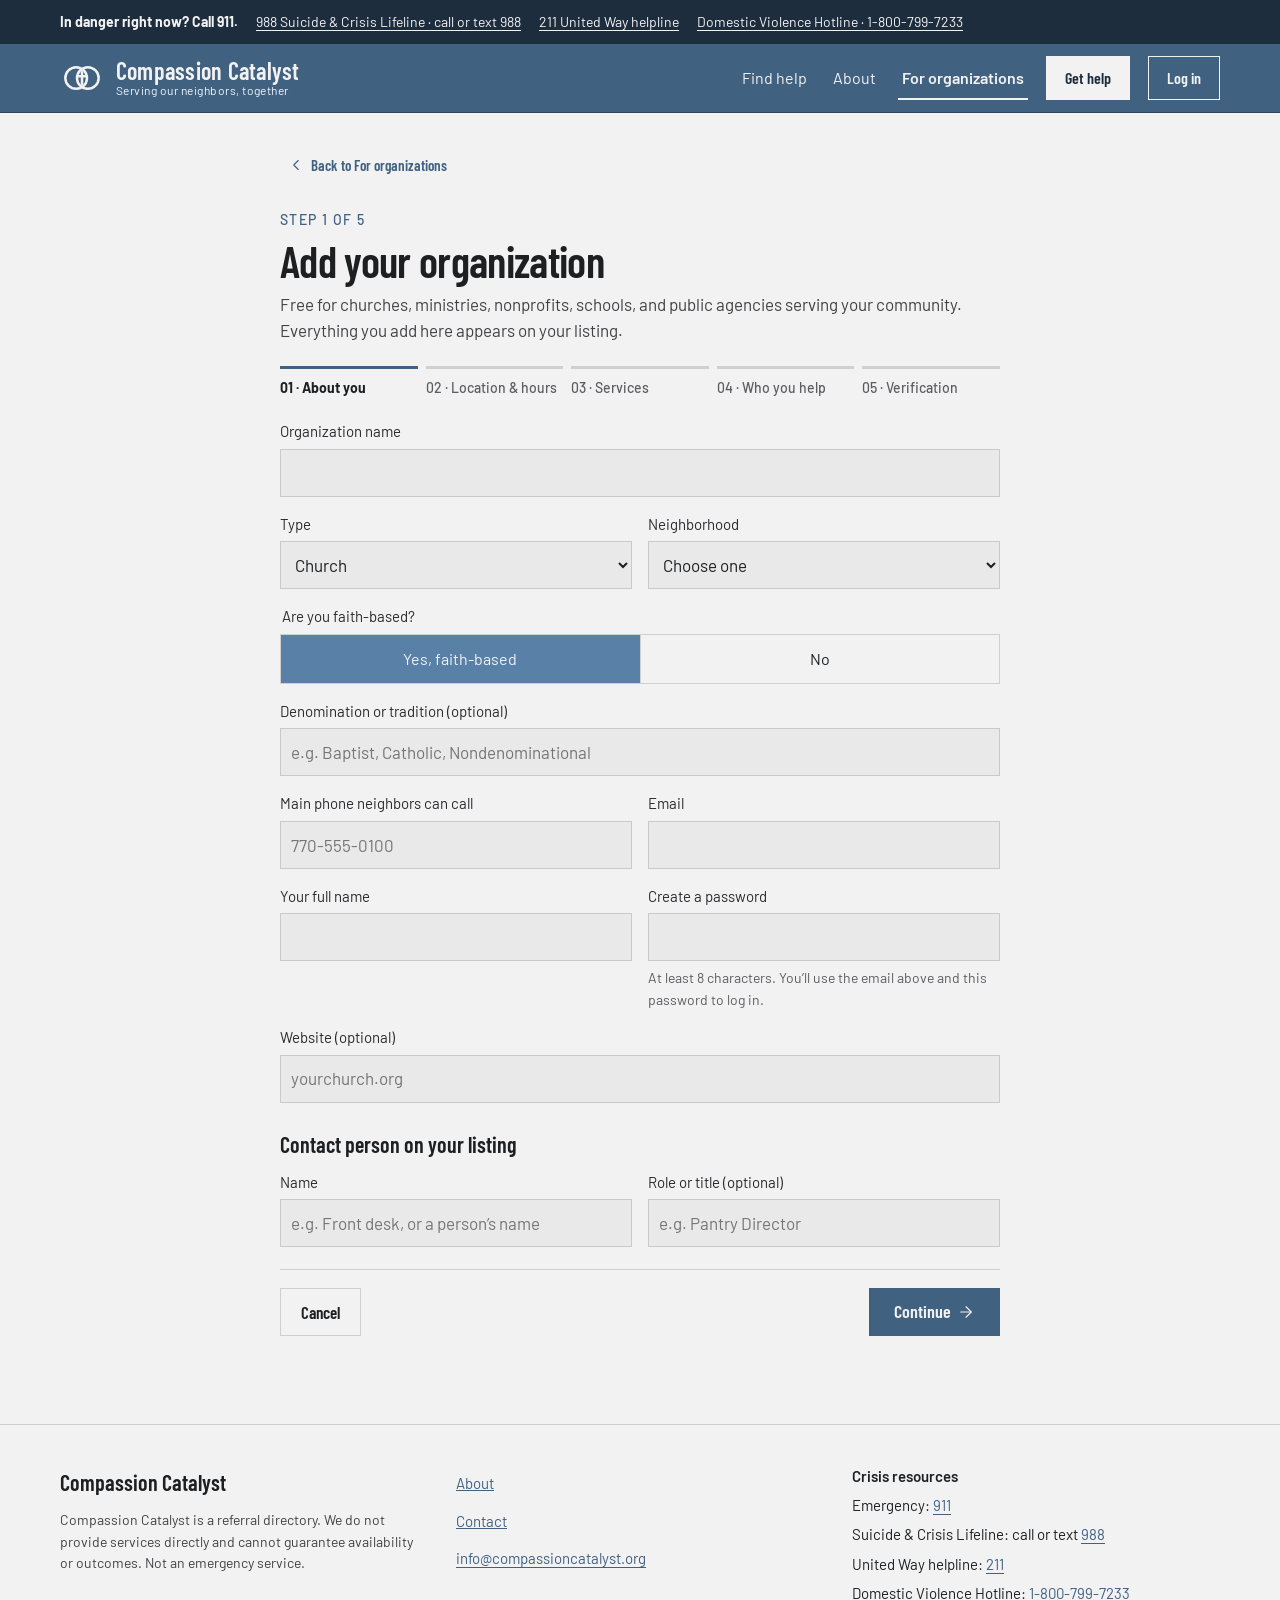
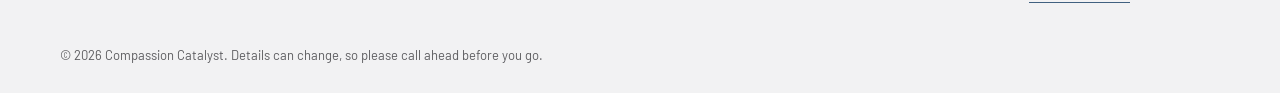
<file: signup.html>
<!DOCTYPE html>
<html lang="en">
<head>
<meta charset="utf-8">
<meta name="viewport" content="width=device-width, initial-scale=1">
<title>Add your organization · Compassion Catalyst</title>
<meta name="description" content="Find free and low-cost help near you: food, housing, utility help, counseling, recovery and more, from churches, nonprofits and public agencies. Now serving Birmingham, Alabama and Coweta County, Georgia.">
<link rel="stylesheet" href="styles.css">
</head>
<body>
<div id="app" data-screen="signup">Loading…</div>
<noscript>This site needs JavaScript turned on.</noscript>
<script src="data.js"></script>
<script src="config.js"></script>
<script src="supabase.js"></script>
<script src="connect.js"></script>
<script src="screens.js"></script>
<script src="app.js"></script>
</body>
</html>
</file>
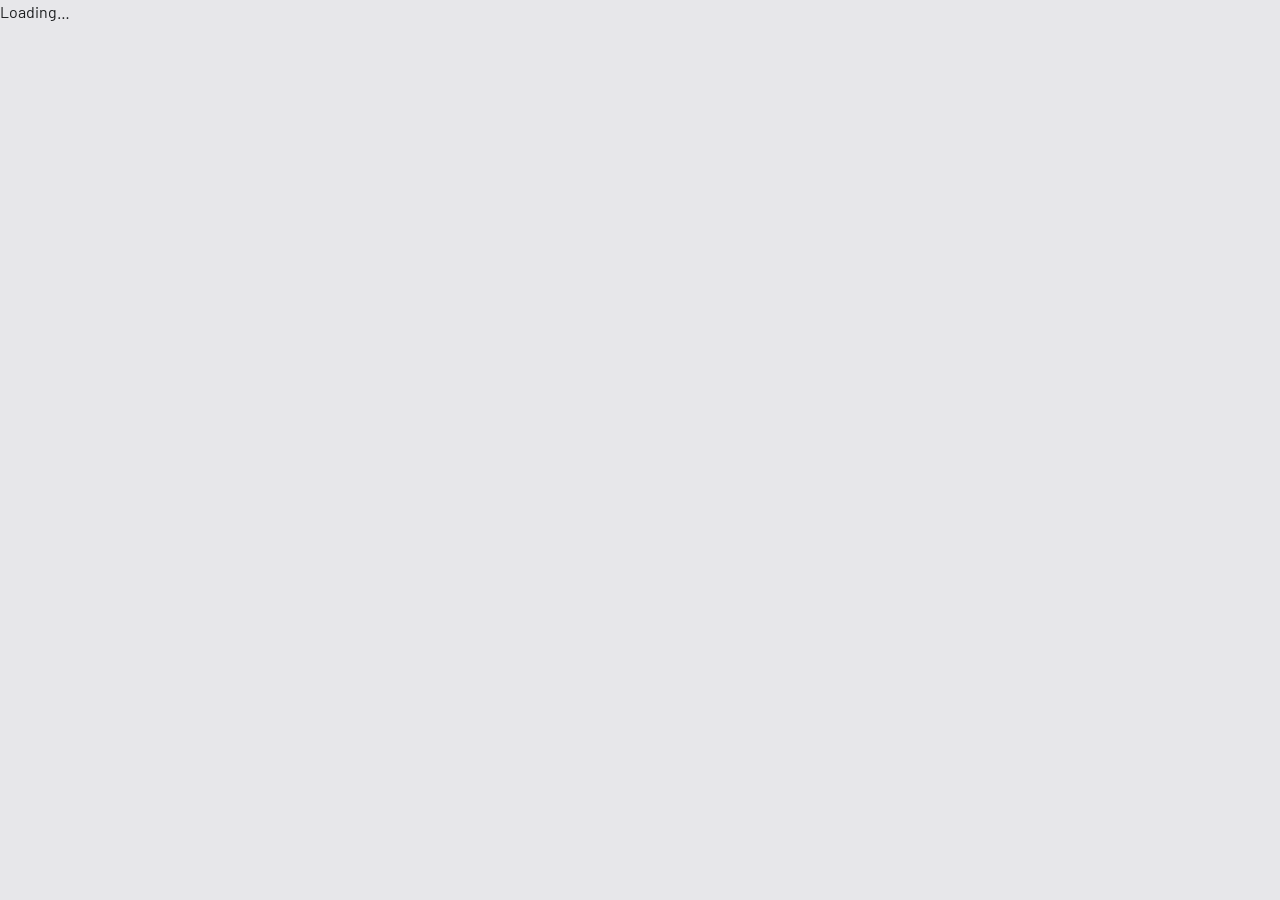
<file: track.html>
<!DOCTYPE html>
<html lang="en"><head><meta charset="utf-8"><meta name="robots" content="noindex"><meta http-equiv="refresh" content="0; url=index.html"><title>Moved</title></head><body><a href="index.html">Continue</a></body></html>
</file>
<file: styles.css>
/* styles.css — colors, fonts and shared styles for every page.
   Fonts load from Google Fonts (see the @import line). */
/* Industry — design-system tokens and component classes. This file is the source of truth for the system's look; retune it here and see readme.md. */
@import url('https://fonts.googleapis.com/css2?family=Barlow:wght@400;500;700&family=Barlow+Condensed:wght@400;600&display=swap');

:root {
  --color-bg: #f2f2f3;
  --color-surface: #e9e9ea;
  --color-text: #1d1f20;
  --color-accent: #5980a6;
  --color-accent-2: #728fab;
  --color-divider: color-mix(in srgb, #1d1f20 16%, transparent);

  /* Tonal ramps — generated in OKLCH on one shared lightness scale, so the
     same step of any role matches the others in visual value. */
  --color-neutral-100: #f5f5f8;
  --color-neutral-200: #e7e7ea;
  --color-neutral-300: #d4d4d7;
  --color-neutral-400: #b7b7ba;
  --color-neutral-500: #98989b;
  --color-neutral-600: #7a7a7d;
  --color-neutral-700: #5d5d60;
  --color-neutral-800: #424244;
  --color-neutral-900: #2b2b2d;

  --color-accent-100: #eef6ff;
  --color-accent-200: #d6ebff;
  --color-accent-300: #b5d9fd;
  --color-accent-400: #94bce3;
  --color-accent-500: #749dc4;
  --color-accent-600: #597ea3;
  --color-accent-700: #416180;
  --color-accent-800: #2c455d;
  --color-accent-900: #1d2d3d;

  --color-accent-2-100: #eef6ff;
  --color-accent-2-200: #d6ebff;
  --color-accent-2-300: #bdd8f2;
  --color-accent-2-400: #9ebbd8;
  --color-accent-2-500: #7e9cb8;
  --color-accent-2-600: #627d98;
  --color-accent-2-700: #486077;
  --color-accent-2-800: #314457;
  --color-accent-2-900: #1f2d3a;

  --font-heading: "Barlow Condensed", system-ui, sans-serif;
  --font-heading-weight: 600;
  --font-body: "Barlow", system-ui, sans-serif;

  --space-1: 3.4px;
  --space-2: 6.8px;
  --space-3: 10.2px;
  --space-4: 13.6px;
  --space-6: 20.4px;
  --space-8: 27.2px;

  --radius-sm: 2px;
  --radius-md: 4px;
  --radius-lg: 7px;

  /* Elevation — derived from the ground: soft ink-tinted shadows on a
     light theme, a hairline edge + ambient darkness on a dark one. */
  --shadow-sm: 0 1px 2px color-mix(in srgb, #2b2b2d 14%, transparent);
  --shadow-md: 0 3px 10px color-mix(in srgb, #2b2b2d 16%, transparent);
  --shadow-lg: 0 12px 32px color-mix(in srgb, #2b2b2d 22%, transparent);
}

body {
  background: var(--color-bg);
  color: var(--color-text);
  font-family: var(--font-body);
}
h1, h2, h3, h4 { font-family: var(--font-heading); font-weight: var(--font-heading-weight); }

.blueprint {
  position: relative;
  border: 1px solid var(--color-divider);
  border-radius: 0;
}
/* The overlay image treatments (halftone, duotone) clip their overlay
   (overflow:hidden); a blueprint wrapper draws its registration marks
   outside the box, so when both classes share a wrapper the frame must
   win. */
.blueprint.halftone, .blueprint.plate, .blueprint.duotone { overflow: visible; }
.blueprint > .corner {
  position: absolute; width: 11px; height: 11px;
  color: color-mix(in srgb, var(--color-text) 55%, transparent);
}
.blueprint > .corner::before, .blueprint > .corner::after {
  content: ""; position: absolute; background: currentColor;
}
.blueprint > .corner::before { left: 5px; top: 0; width: 1px; height: 100%; }
.blueprint > .corner::after  { top: 5px; left: 0; width: 100%; height: 1px; }
.blueprint > .corner.tl { top: -6px; left: -6px; }
.blueprint > .corner.tr { top: -6px; right: -6px; }
.blueprint > .corner.bl { bottom: -6px; left: -6px; }
.blueprint > .corner.br { bottom: -6px; right: -6px; }

.duotone{position:relative;overflow:hidden}
.duotone::after{content:"";position:absolute;inset:0;pointer-events:none;
  background:var(--color-accent);mix-blend-mode:color}

/* ══════════════════════════════════════════════════════════════════════════
   Components — built with the tokens above. Plain CSS
   on plain HTML: no JavaScript, no build step. Each class is documented in
   readme.md and demonstrated in foundations/ and components/.
   ══════════════════════════════════════════════════════════════════════ */

*, *::before, *::after { box-sizing: border-box; }
body { margin: 0; font-size: 15px; line-height: 1.55; font-weight: 400; }
h1, h2, h3, h4, h5, h6 {
  font-family: var(--font-heading); font-weight: var(--font-heading-weight);
  line-height: 1.12; letter-spacing: -0.015em; margin: 0 0 var(--space-2);
}
h1 { font-size: 42px; }
h2 { font-size: 32px; }
h3 { font-size: 25px; }
h4 { font-size: 20px; }
h5 { font-size: 16px; }
h6 { font-size: 13px; }
h6 { letter-spacing: 0.08em; text-transform: uppercase; }
p { margin: 0 0 var(--space-3); }
a { color: var(--color-accent); text-underline-offset: 3px; }
img { display: block; max-width: 100%; }
figure { margin: 0; }
figcaption {
  font-size: 11px; margin-top: var(--space-1);
  color: color-mix(in srgb, var(--color-text) 55%, transparent);
}
.text-muted { color: color-mix(in srgb, var(--color-text) 55%, transparent); }
:focus { outline: none; }
:focus-visible { outline: 2px solid var(--color-accent); outline-offset: 2px; }
::selection { background: color-mix(in srgb, var(--color-accent) 30%, transparent); }

/* — rules — */
.hr {
  height: 1px; border: 0; margin: var(--space-4) 0;
  background: var(--color-divider);
}

/* — buttons — */
.btn {
  display: inline-flex; align-items: center; justify-content: center; gap: 6px;
  cursor: pointer; text-decoration: none;
  font-family: var(--font-heading); font-weight: var(--font-heading-weight);
  font-size: 14px; line-height: 1.2; color: var(--color-text); /* matches the .input's 14px —
     the pair sits side by side in sign-up rows */
  background: transparent; border: 1px solid transparent;
  padding: var(--space-2) calc(var(--space-3) * 1.2);
  border-radius: var(--radius-md);
}
.btn svg { display: block; }
.btn:disabled { opacity: 0.45; cursor: not-allowed; }
.btn-primary { background: var(--color-accent); color: var(--color-bg); }
.btn-primary:hover { background: var(--color-accent-600); }
.btn-primary:active { background: var(--color-accent-700); }
.btn-secondary { border-color: var(--color-divider); }
.btn-secondary:hover { background: color-mix(in srgb, var(--color-text) 7%, transparent); }
.btn-secondary:active { background: color-mix(in srgb, var(--color-text) 14%, transparent); }
.btn-ghost { color: var(--color-accent); padding-inline: var(--space-1); }
.btn-ghost:hover { background: color-mix(in srgb, var(--color-accent) 10%, transparent); }
.btn-ghost:active { background: color-mix(in srgb, var(--color-accent) 18%, transparent); }
.btn-icon { width: 36px; height: 36px; padding: 0; }
.btn-block { width: 100%; margin-top: var(--space-2); }

/* — forms — */
.field > label {
  display: block; font-size: 12px; margin-bottom: 5px;
  color: color-mix(in srgb, var(--color-text) 70%, transparent);
}
.input {
  width: 100%; min-height: 36px; padding: 6px 10px; font: inherit;
  font-size: 14px; color: var(--color-text); caret-color: var(--color-accent);
  background: var(--color-surface);
  border: 1px solid var(--color-divider); border-radius: var(--radius-md);
}
.input:hover { border-color: color-mix(in srgb, var(--color-text) 45%, transparent); }
.input:focus-visible { border-color: var(--color-accent); outline-offset: 0; }
textarea.input { min-height: 90px; resize: vertical; }
.radio { display: inline-flex; align-items: center; gap: 8px; cursor: pointer; font-size: 14px; }
.radio input, .seg-opt input {
  position: absolute; opacity: 0; width: 0; height: 0; pointer-events: none;
}
.radio .dot {
  width: 16px; height: 16px; flex: none; border-radius: 50%;
  border: 1.5px solid var(--color-divider);
}
.radio:hover .dot { border-color: var(--color-accent); }
.radio input:checked + .dot {
  border-color: var(--color-accent); background: var(--color-accent);
  box-shadow: inset 0 0 0 4px var(--color-bg);
}
.radio input:focus-visible + .dot { outline: 2px solid var(--color-accent); outline-offset: 2px; }
.seg {
  display: inline-flex; overflow: hidden;
  border: 1px solid var(--color-divider); border-radius: var(--radius-md);
}
.seg-opt {
  display: inline-flex; align-items: center; gap: 6px;
  padding: 7px 12px; font-size: 13px; cursor: pointer;
}
.seg-opt + .seg-opt { border-left: 1px solid var(--color-divider); }
.seg-opt:has(input:checked) { background: var(--color-accent); color: var(--color-bg); }
.seg-opt:not(:has(input:checked)):hover { background: color-mix(in srgb, var(--color-text) 7%, transparent); }
.seg-opt:has(input:focus-visible) { outline: 2px solid var(--color-accent); outline-offset: -2px; }

/* — cards — */
.card {
  display: flex; flex-direction: column; gap: var(--space-2);
  padding: var(--space-3); border-radius: var(--radius-md); background: var(--color-surface);
}
.card-kicker { font-size: 10px; letter-spacing: 0.1em; text-transform: uppercase; color: var(--color-accent); }
.card-title {
  font-family: var(--font-heading); font-weight: var(--font-heading-weight);
  font-size: 17px; line-height: 1.2;
}
.card-body { margin: 0; font-size: 13px; opacity: 0.8; flex: 1; }
.card-meta {
  display: flex; align-items: center; gap: 6px; font-size: 11px;
  color: color-mix(in srgb, var(--color-text) 50%, transparent);
}
.elev-sm { box-shadow: var(--shadow-sm); }
.elev-md { box-shadow: var(--shadow-md); }
.elev-lg { box-shadow: var(--shadow-lg); }

/* — tags — */
.tag {
  display: inline-flex; align-items: center; font-size: 11px;
  letter-spacing: 0.02em; padding: 3px 10px;
  border-radius: calc(var(--radius-md) * 0.75);
}
.tag-accent { background: var(--color-accent-100); color: var(--color-accent-800); }
.tag-accent-2 { background: var(--color-accent-2-100); color: var(--color-accent-2-800); }
.tag-neutral { background: var(--color-neutral-100); color: var(--color-neutral-800); }
.tag-outline { border: 1px solid var(--color-accent); color: var(--color-accent); }

/* — navigation — */
.nav {
  display: flex; align-items: center; gap: var(--space-4);
  padding: var(--space-3) var(--space-4);
  border-bottom: none;
}
.nav-brand {
  font-family: var(--font-heading); font-weight: var(--font-heading-weight);
  font-size: 18px; margin-right: auto;
}
.nav a { color: inherit; text-decoration: none; font-size: 14px; }
.nav a:hover, .nav a[aria-current='page'] { color: var(--color-accent); }

/* — tables — */
.table { width: 100%; border-collapse: collapse; font-size: 14px; }
.table th {
  text-align: left; font-size: 11px; letter-spacing: 0.08em; text-transform: uppercase;
  color: color-mix(in srgb, var(--color-text) 60%, transparent);
  padding: var(--space-2); border-bottom: 1px solid var(--color-divider);
}
.table td {
  padding: var(--space-2);
  border-bottom: 1px solid color-mix(in srgb, var(--color-text) 8%, transparent);
}
.table tbody tr:hover { background: color-mix(in srgb, var(--color-text) 4%, transparent); }

/* — dialog — */
.dialog-backdrop {
  position: fixed; inset: 0; display: grid; place-items: center;
  padding: var(--space-4);
  background: color-mix(in srgb, var(--color-neutral-900) 50%, transparent);
}
.dialog {
  width: min(440px, 100%); display: flex; flex-direction: column; gap: var(--space-3);
  padding: var(--space-4); border-radius: var(--radius-lg);
  background: var(--color-surface); box-shadow: var(--shadow-lg);
}
.dialog-title {
  font-family: var(--font-heading); font-weight: var(--font-heading-weight);
  font-size: 20px;
}
.dialog-body { font-size: 14px; opacity: 0.85; }
.dialog-actions { display: flex; justify-content: flex-end; gap: var(--space-2); margin-top: var(--space-2); }

/* — blueprint frame: components are wireframe objects (see .blueprint
     and .corner above) — square, transparent, hairline-bordered — */
.card, .btn, .input, .tag, .seg, .dialog { border-radius: 0; }
.card, .dialog { background: transparent; border: 1px solid var(--color-divider); }
.btn { border: 1px solid var(--color-divider); }
.btn-primary { border-color: var(--color-accent); }
.btn-ghost { border-color: transparent; }



/* ---- Page styles ---- */
body{margin:0;background:var(--color-neutral-200);font-size:16px}
a{color:var(--color-accent-700)} a:hover{color:var(--color-accent-900)}
button{font-family:inherit}
@keyframes bbspin{to{transform:rotate(360deg)}}
@keyframes bbin{from{opacity:0;transform:translateY(8px)}to{opacity:1;transform:none}}
/* Errors: red text with the icon inline, and the unanswered field tinted red */
[role="alert"]{display:flex!important;align-items:flex-start;gap:6px;color:oklch(0.5 0.19 27)!important;line-height:1.35}
[role="alert"] svg{flex:none;width:18px;height:18px;margin-top:1px}
.field:has([role="alert"]) .input,fieldset:has([role="alert"]) .input{border-color:oklch(0.58 0.19 27)!important;background:oklch(0.97 0.025 27)!important;box-shadow:0 0 0 1px oklch(0.58 0.19 27)}
fieldset:has([role="alert"]) .seg,.field:has([role="alert"]) .seg{outline:2px solid oklch(0.58 0.19 27);outline-offset:2px;background:oklch(0.97 0.025 27)}
fieldset:has([role="alert"]) label.radio,.field:has([role="alert"]) label.radio{background:oklch(0.97 0.025 27)}
label:has(+ [role="alert"]){border-color:oklch(0.58 0.19 27)!important;background:oklch(0.97 0.025 27)}
html{-webkit-text-size-adjust:100%}
#app{min-height:100vh}

/* ---- Account and admin pages ---- */
.acct{min-height:100vh;display:flex;flex-direction:column;background:var(--color-bg);color:var(--color-text)}
.acct-top{background:var(--color-accent-700);color:var(--color-bg);border-bottom:1px solid var(--color-accent-800)}
.acct-top nav{max-width:1100px;margin:0 auto;padding:10px 20px;display:flex;align-items:center;gap:16px;flex-wrap:wrap}
.acct-brand{display:flex;align-items:center;gap:10px;margin-right:auto;color:var(--color-bg);text-decoration:none;min-height:48px}
.acct-brand b{font-family:var(--font-heading);font-weight:600;font-size:23px;line-height:1}
.acct-top a.l{color:var(--color-bg);font-size:16px;min-height:44px;display:inline-flex;align-items:center;text-decoration:none}
.acct-top a.l:hover{text-decoration:underline}
.acct-top .btn{min-height:40px;font-size:15px;background:var(--color-bg);border-color:var(--color-bg);color:var(--color-accent-900)}
.acct-main{max-width:1100px;width:100%;margin:0 auto;padding:32px 20px 72px;display:flex;flex-direction:column;gap:22px;box-sizing:border-box}
.acct-main h1{margin:0;font-size:clamp(32px,5vw,44px);line-height:1.05}
.acct-main h2{margin:0;font-size:26px}
.acct-main p{margin:0}
.muted{color:var(--color-neutral-800)}
.small{font-size:14px}
.card{border:1px solid var(--color-neutral-400);background:var(--color-neutral-100);box-shadow:var(--shadow-sm);padding:22px;display:flex;flex-direction:column;gap:14px}
.card.white{background:var(--color-bg)}
.row{display:flex;flex-wrap:wrap;gap:10px;align-items:center}
.grid2{display:grid;grid-template-columns:repeat(auto-fit,minmax(min(100%,260px),1fr));gap:14px}
.acct .field label{font-size:15px;color:var(--color-neutral-900)}
.acct .input{min-height:46px;font-size:16px;width:100%;box-sizing:border-box}
.acct textarea.input{min-height:90px}
.tag{display:inline-flex;align-items:center;gap:6px;padding:3px 10px;font-size:14px;font-weight:600;border:1px solid var(--color-neutral-600);color:var(--color-neutral-800)}
.tag.blue{border-color:var(--color-accent-700);color:var(--color-accent-700)}
.tag.solid{background:var(--color-accent-700);border-color:var(--color-accent-700);color:var(--color-bg)}
.tag.dash{border-style:dashed}
.note{padding:12px 14px;border:1px solid var(--color-accent-300);background:var(--color-accent-100);color:var(--color-accent-900);font-size:15px}
.alert{padding:12px 14px;border:1px solid var(--color-neutral-700);background:var(--color-neutral-100);font-size:15px;font-weight:500}
.tabs{display:flex;flex-wrap:wrap;gap:6px;border-bottom:1px solid var(--color-divider)}
.tabs button{background:none;border:0;border-bottom:3px solid transparent;padding:10px 12px;min-height:44px;font-size:16px;cursor:pointer;color:var(--color-neutral-800);font-family:inherit}
.tabs button.on{border-bottom-color:var(--color-accent-700);color:var(--color-text);font-weight:600}
.item{border:1px solid var(--color-divider);background:var(--color-bg);padding:16px;display:flex;flex-direction:column;gap:8px}
.item h3{margin:0;font-size:21px}
.kv{display:grid;grid-template-columns:max-content 1fr;gap:4px 14px;font-size:15px}
.kv dt{color:var(--color-neutral-700)}
.kv dd{margin:0;word-break:break-word}
.hours{display:grid;grid-template-columns:repeat(auto-fit,minmax(min(100%,150px),1fr));gap:10px}
.cats{display:flex;flex-wrap:wrap;gap:8px}
.cats label{display:inline-flex;align-items:center;gap:6px;padding:6px 10px;border:1px solid var(--color-divider);font-size:15px;cursor:pointer;min-height:36px}
.acct .btn-primary{background:var(--color-accent-700);border-color:var(--color-accent-700);color:var(--color-bg)}
.acct .btn{min-height:44px;font-size:16px}
.acct-foot{margin-top:auto;border-top:1px solid var(--color-divider);padding:20px;font-size:14px;color:var(--color-neutral-700);text-align:center}
.toast{position:fixed;left:50%;bottom:24px;transform:translateX(-50%);background:var(--color-text);color:var(--color-bg);padding:12px 18px;font-size:15px;max-width:calc(100vw - 32px);z-index:50;box-shadow:var(--shadow-lg)}
</file>
